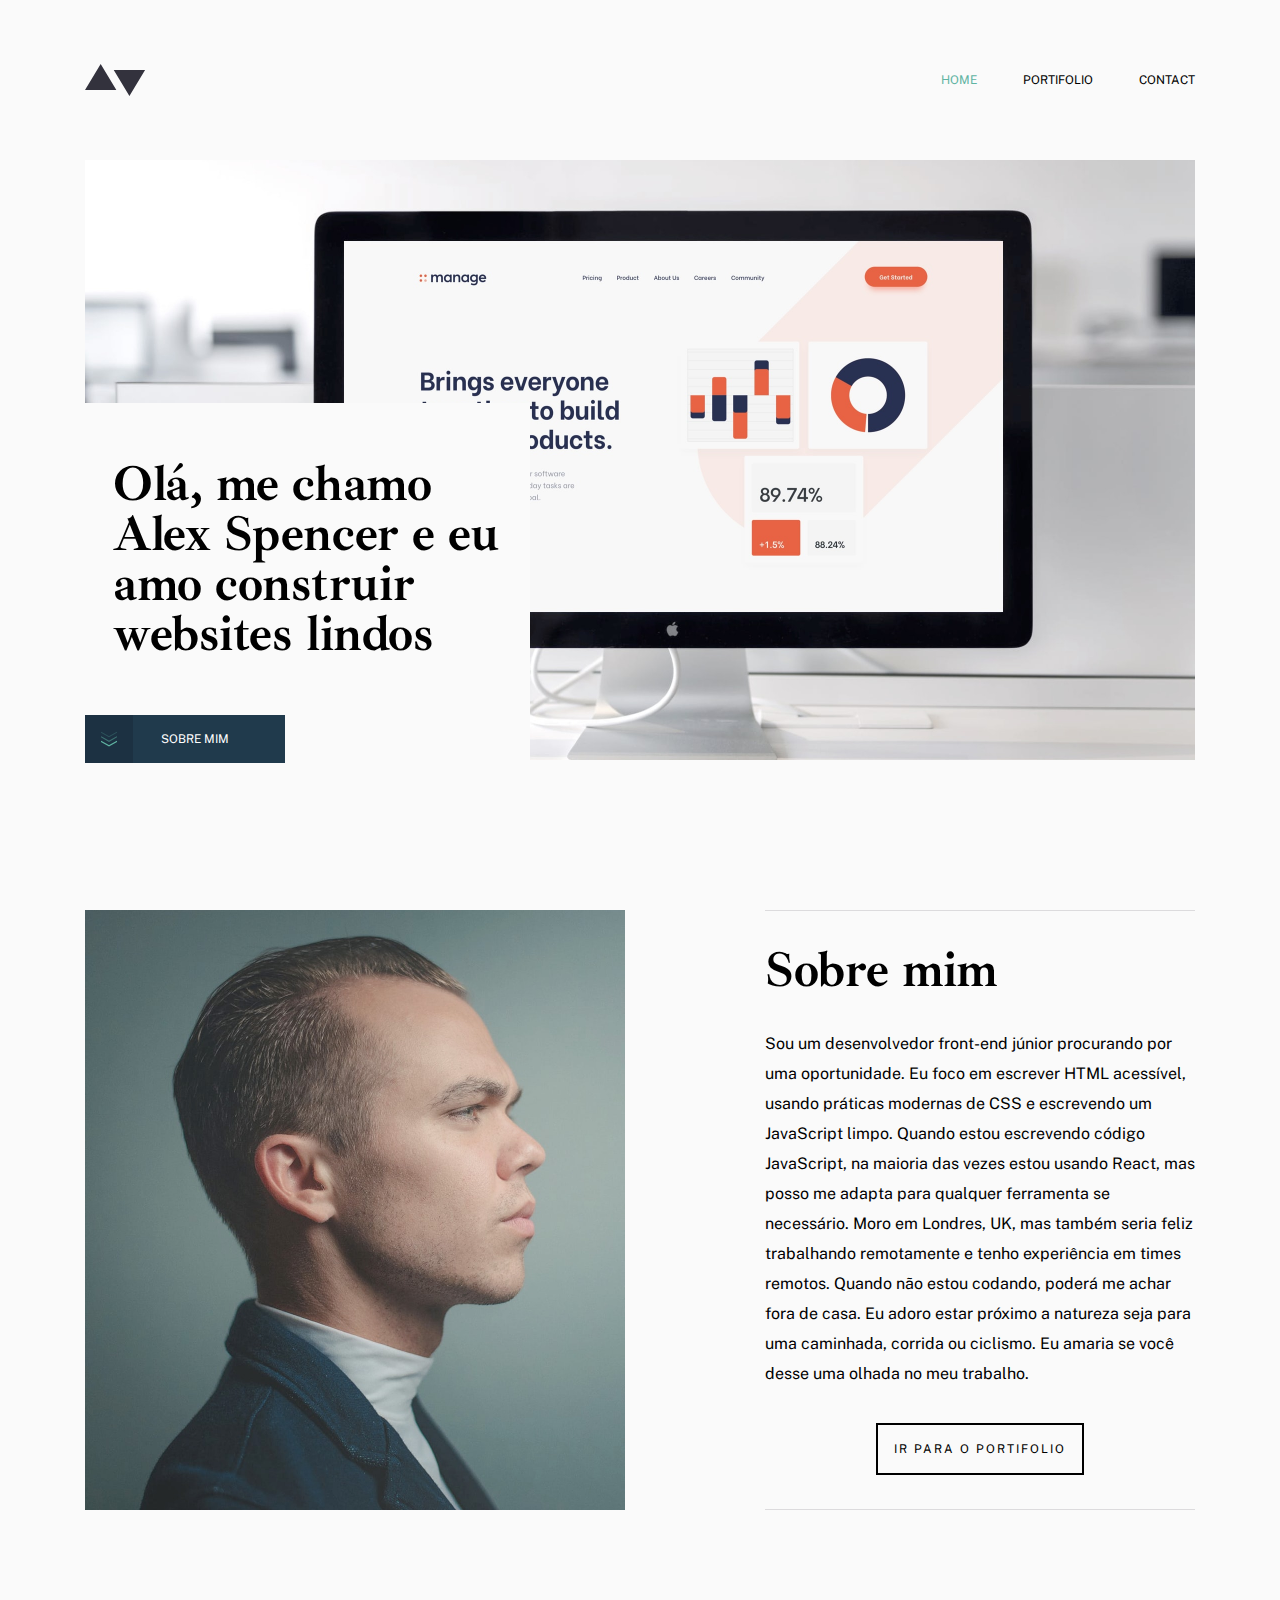
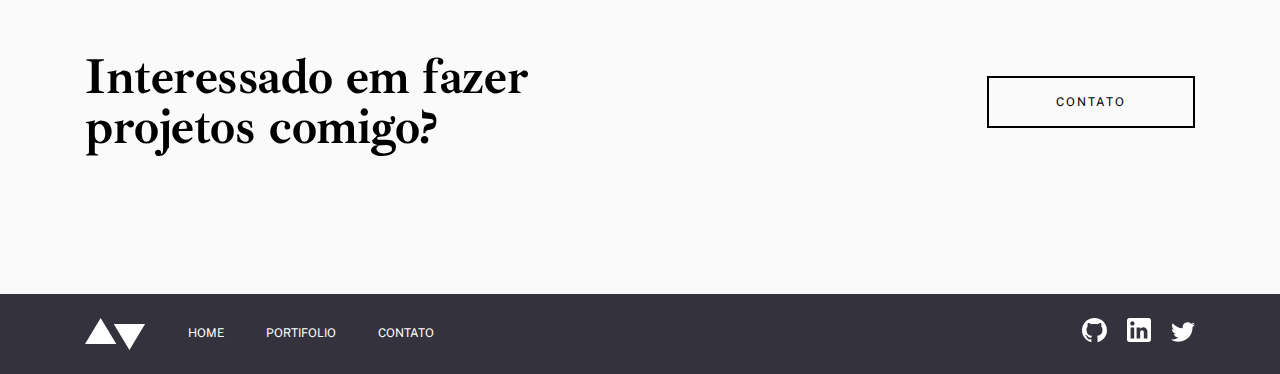
<file: index.html>
<!DOCTYPE html>
<html lang="en">

<head>
   <link rel="preconnect" href="https://fonts.googleapis.com">
   <link rel="preconnect" href="https://fonts.gstatic.com" crossorigin>
   <link href="https://fonts.googleapis.com/css2?family=Ibarra+Real+Nova:wght@400;700&family=Public+Sans&display=swap"
      rel="stylesheet">

   <meta charset="UTF-8">
   <meta http-equiv="X-UA-Compatible" content="IE=edge">
   <meta name="viewport" content="width=device-width, initial-scale=1.0">
   <title>Home</title>

   <link rel="stylesheet" href="css/global.css">
   <link rel="stylesheet" href="css/styles.css">

</head>

<body>
   <header id="header">
      <nav>
         <a class="logo-header" href="#footer"><img src="./assets/logo-dark.svg" alt="logo dark"></a>
         <div>
            <a class="anchor-header anchor-active" href="#">home</a>
            <a class="anchor-header" href="./pages/portifolio/index.html">portifolio</a>
            <a class="anchor-header" href="./pages/contact/index.html">contact</a>
         </div>
      </nav>
   </header>

   <main>
      <div class="hero">
         <img src="./assets/home/image-homepage-hero.jpg" alt="image hero homepage">
         <div class="introduce-me">
            <h1>Olá, me chamo Alex Spencer e eu amo construir websites lindos</h1>
            <a class="btn-about-me" href="#about-me">
               <div class="container-arrows">
                  <img src="./assets/icons/down-arrows.svg" alt="arrows">
               </div>
               <div class="container-txt">sobre mim</div>
            </a>
         </div>
      </div>

      <div class="about-me" id="about-me">
         <img class="img-profile" src="./assets/home/image-homepage-profile.jpg" alt="image profile">
         <div class="container-txt">
            <div class="line"></div>
            <h1>Sobre mim</h1>
            <p>Sou um desenvolvedor front-end júnior procurando por uma oportunidade. Eu foco em escrever HTML
               acessível, usando práticas modernas de CSS e escrevendo um JavaScript limpo. Quando estou escrevendo
               código JavaScript, na maioria das vezes estou usando React, mas posso me adapta para qualquer ferramenta
               se necessário. Moro em Londres, UK, mas também seria feliz trabalhando remotamente e tenho experiência em
               times remotos. Quando não estou codando, poderá me achar fora de casa. Eu adoro estar próximo a natureza
               seja para uma caminhada, corrida ou ciclismo. Eu amaria se você desse uma olhada no meu trabalho.
            </p>
            <a href="./pages/portifolio/index.html">
               <button>ir para o portifolio</button>
            </a>
            <div class="line"></div>
         </div>
      </div>
      <div class="for-contact">
         <div>
            <h1>Interessado em fazer projetos comigo?</h1>
         </div>
         <a href="./pages/contact/index.html ">
            <button>contato</button>
         </a>
      </div>
   </main>

   <footer id="footer">
      <nav>
         <div class="container-anchors-footer">
            <a href="#">
               <img src="./assets/logo-light.svg" alt="logo footer light">
            </a>
            <a class="anchor-footer" href="#">home</a>
            <a class="anchor-footer" href="./pages/portifolio/index.html">portifolio</a>
            <a class="anchor-footer" href="./pages/contact/index.html">contato</a>
         </div>
         <div>
            <img class="anchor-social-footer" src="./assets/icons/github-light.svg" alt="logo github light">
            <img class="anchor-social-footer" src="./assets/icons/linkedin-light.svg" alt="logo linkedin light">
            <img class="anchor-social-footer" src="./assets/icons/twitter-light.svg" alt="logo twitter light">
         </div>
      </nav>
   </footer>

</body>

</html>
</file>
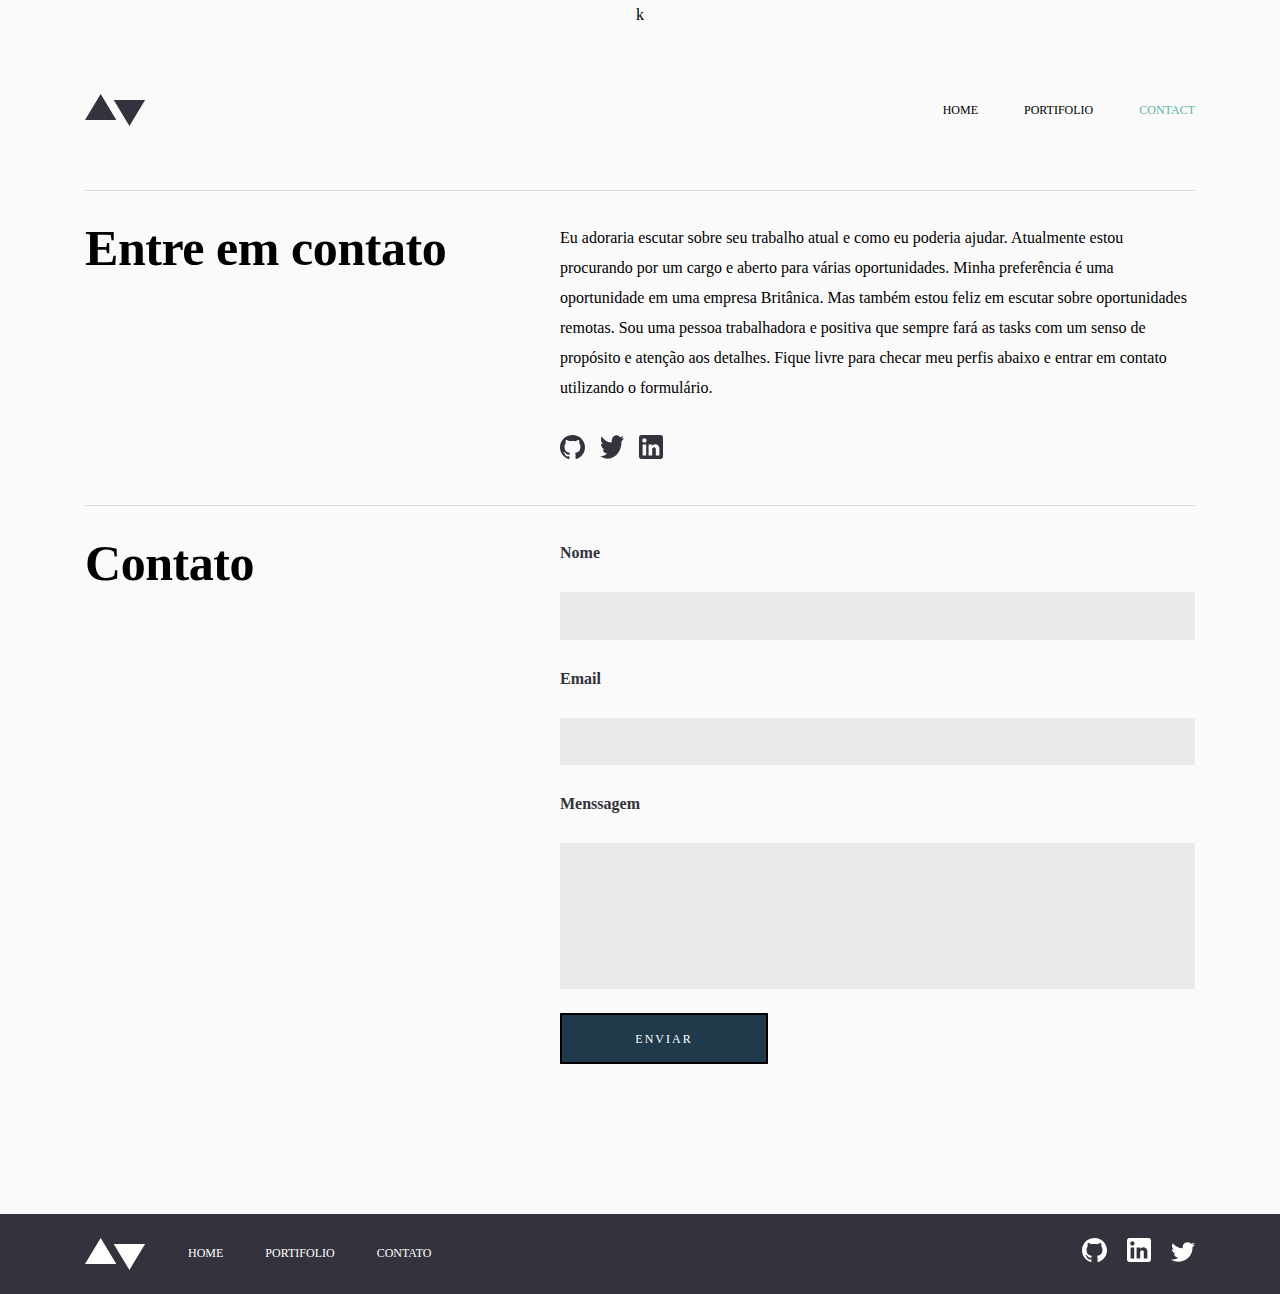
<file: pages/contact/index.html>
<!DOCTYPE html>
<html lang="en">

<head>
   <meta charset="UTF-8">
   <meta http-equiv="X-UA-Compatible" content="IE=edge">
   <meta name="viewport" content="width=device-width, initial-scale=1.0">
   <title>Contact</title>

   <link rel="stylesheet" href="../../css/global.css">
   <link rel="stylesheet" href="styles.css">k
</head>

<body>
   <header id="header">
      <nav>
         <a class="logo-header" href="#footer"><img src="../../assets/logo-dark.svg" alt="logo dark"></a>
         <div>
            <a class="anchor-header" href="../../index.html">home</a>
            <a class="anchor-header" href="../portifolio/index.html">portifolio</a>
            <a class="anchor-header anchor-active" href="#">contact</a>
         </div>
      </nav>
   </header>

   <main>
      <div class="line"></div>
      <div class="contact-intro">

         <h1>Entre em contato</h1>
         <div class="container-txt">
            <p>
               Eu adoraria escutar sobre seu trabalho atual e como eu poderia ajudar. Atualmente estou procurando por um
               cargo e aberto para várias oportunidades. Minha preferência é uma oportunidade em uma empresa Britânica.
               Mas também estou feliz em escutar sobre oportunidades remotas. Sou uma pessoa trabalhadora e positiva que
               sempre fará as tasks com um senso de propósito e atenção aos detalhes. Fique livre para checar meu perfis
               abaixo e entrar em contato utilizando o formulário.
            </p>

            <div class="container-social-medias">
               <img src="../../assets/icons/github-dark.svg" alt="logo github">
               <img src="../../assets/icons/twitter-dark.svg" alt="logo github">
               <img src="../../assets/icons/linkedin-dark.svg" alt="logo github">
            </div>
         </div>
      </div>
      <div class="line"></div>

      <div class="container-to-contact">
         <h1>Contato</h1>

         <div class="container-inputs">
            <label for="name">Nome</label>
            <input type="text" id="name">

            <label for="email">Email</label>
            <input type="email" id="email">

            <label for="text">Menssagem</label>
            <input type="text" id="text" class="input-menssage">
            <button class="btn-input">enviar</button>

         </div>

      </div>
   </main>

   <footer id="footer">
      <nav>
         <div class="container-anchors-footer">
            <a href="#">
               <img src="../../assets/logo-light.svg" alt="logo footer light">
            </a>
            <a class="anchor-footer" href="../../index.html">home</a>
            <a class="anchor-footer" href="../portifolio/index.html">portifolio</a>
            <a class="anchor-footer" href="#">contato</a>
         </div>
         <div>
            <img class="anchor-social-footer" src="../../assets/icons/github-light.svg" alt="logo github light">
            <img class="anchor-social-footer" src="../../assets/icons/linkedin-light.svg" alt="logo linkedin light">
            <img class="anchor-social-footer" src="../../assets/icons/twitter-light.svg" alt="logo twitter light">
         </div>
      </nav>
   </footer>
</body>

</html>
</file>
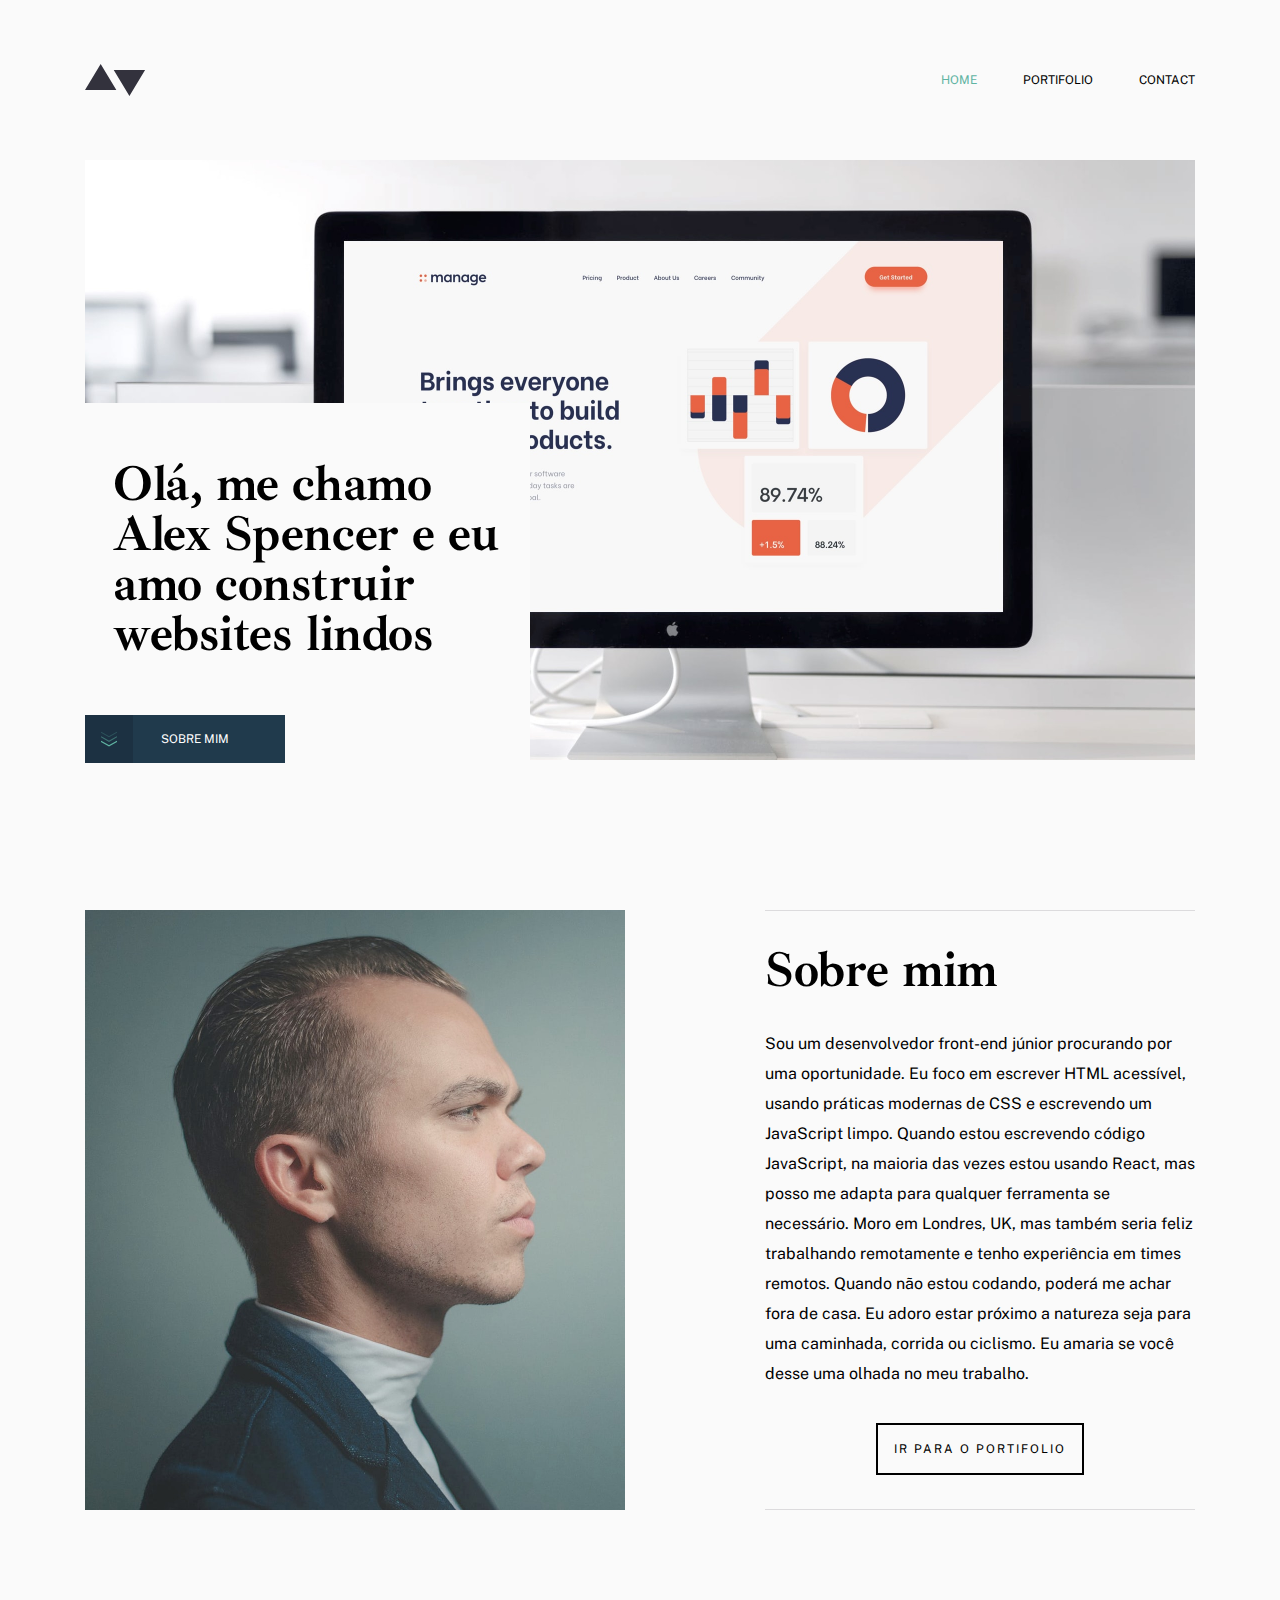
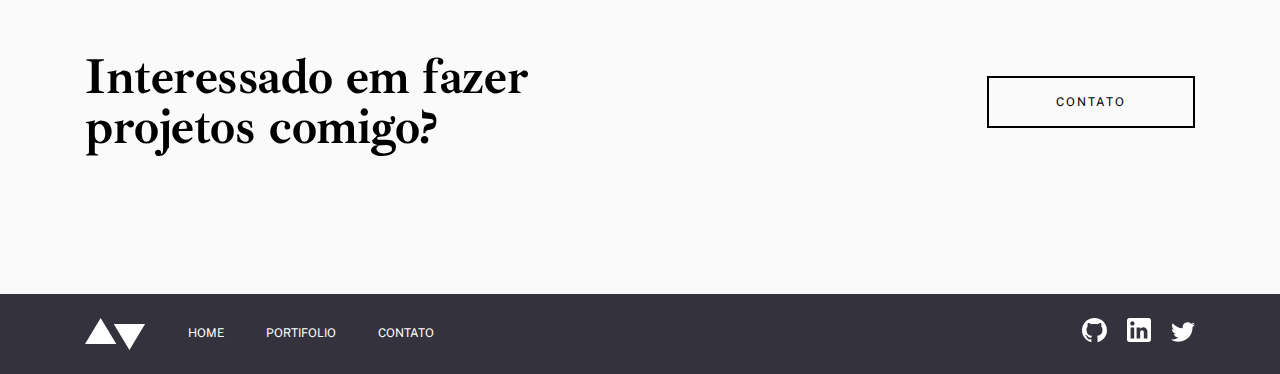
<file: pages/home/index.html>
<!DOCTYPE html>
<html lang="en">

<head>
   <link rel="preconnect" href="https://fonts.googleapis.com">
   <link rel="preconnect" href="https://fonts.gstatic.com" crossorigin>
   <link href="https://fonts.googleapis.com/css2?family=Ibarra+Real+Nova:wght@400;700&family=Public+Sans&display=swap"
      rel="stylesheet">

   <meta charset="UTF-8">
   <meta http-equiv="X-UA-Compatible" content="IE=edge">
   <meta name="viewport" content="width=device-width, initial-scale=1.0">
   <title>Home</title>

   <link rel="stylesheet" href="../../css/global.css">
   <link rel="stylesheet" href="./styles.css">

</head>

<body>
   <header id="header">
      <nav>
         <a class="logo-header" href="#footer"><img src="../../assets/logo-dark.svg" alt="logo dark"></a>
         <div>
            <a class="anchor-header anchor-active" href="#">home</a>
            <a class="anchor-header" href="../portifolio/index.html">portifolio</a>
            <a class="anchor-header" href="../contact/index.html">contact</a>
         </div>
      </nav>
   </header>

   <main>
      <div class="hero">
         <img src="../../assets/home/image-homepage-hero.jpg" alt="image hero homepage">
         <div class="introduce-me">
            <h1>Olá, me chamo Alex Spencer e eu amo construir websites lindos</h1>
            <a class="btn-about-me" href="#about-me">
               <div class="container-arrows">
                  <img src="../../assets/icons/down-arrows.svg" alt="arrows">
               </div>
               <div class="container-txt">sobre mim</div>
            </a>
         </div>
      </div>

      <div class="about-me" id="about-me">
         <img class="img-profile" src="../../assets/home/image-homepage-profile.jpg" alt="image profile">
         <div class="container-txt">
            <div class="line"></div>
            <h1>Sobre mim</h1>
            <p>Sou um desenvolvedor front-end júnior procurando por uma oportunidade. Eu foco em escrever HTML
               acessível, usando práticas modernas de CSS e escrevendo um JavaScript limpo. Quando estou escrevendo
               código JavaScript, na maioria das vezes estou usando React, mas posso me adapta para qualquer ferramenta
               se necessário. Moro em Londres, UK, mas também seria feliz trabalhando remotamente e tenho experiência em
               times remotos. Quando não estou codando, poderá me achar fora de casa. Eu adoro estar próximo a natureza
               seja para uma caminhada, corrida ou ciclismo. Eu amaria se você desse uma olhada no meu trabalho.
            </p>
            <button>ir para o portifolio</button>
            <div class="line"></div>
         </div>
      </div>
      <div class="for-contact">
         <div>
            <h1>Interessado em fazer projetos comigo?</h1>
         </div>
         <button>contato</button>
      </div>
   </main>

   <footer id="footer">
      <nav>
         <div class="container-anchors-footer">
            <a href="#">
               <img src="../../assets/logo-light.svg" alt="logo footer light">
            </a>
            <a class="anchor-footer" href="">home</a>
            <a class="anchor-footer" href="../portifolio/index.html">portifolio</a>
            <a class="anchor-footer" href="">contato</a>
         </div>
         <div>
            <img class="anchor-social-footer" src="../../assets/icons/github-light.svg" alt="logo github light">
            <img class="anchor-social-footer" src="../../assets/icons/linkedin-light.svg" alt="logo linkedin light">
            <img class="anchor-social-footer" src="../../assets/icons/twitter-light.svg" alt="logo twitter light">
         </div>
      </nav>
   </footer>

</body>

</html>
</file>
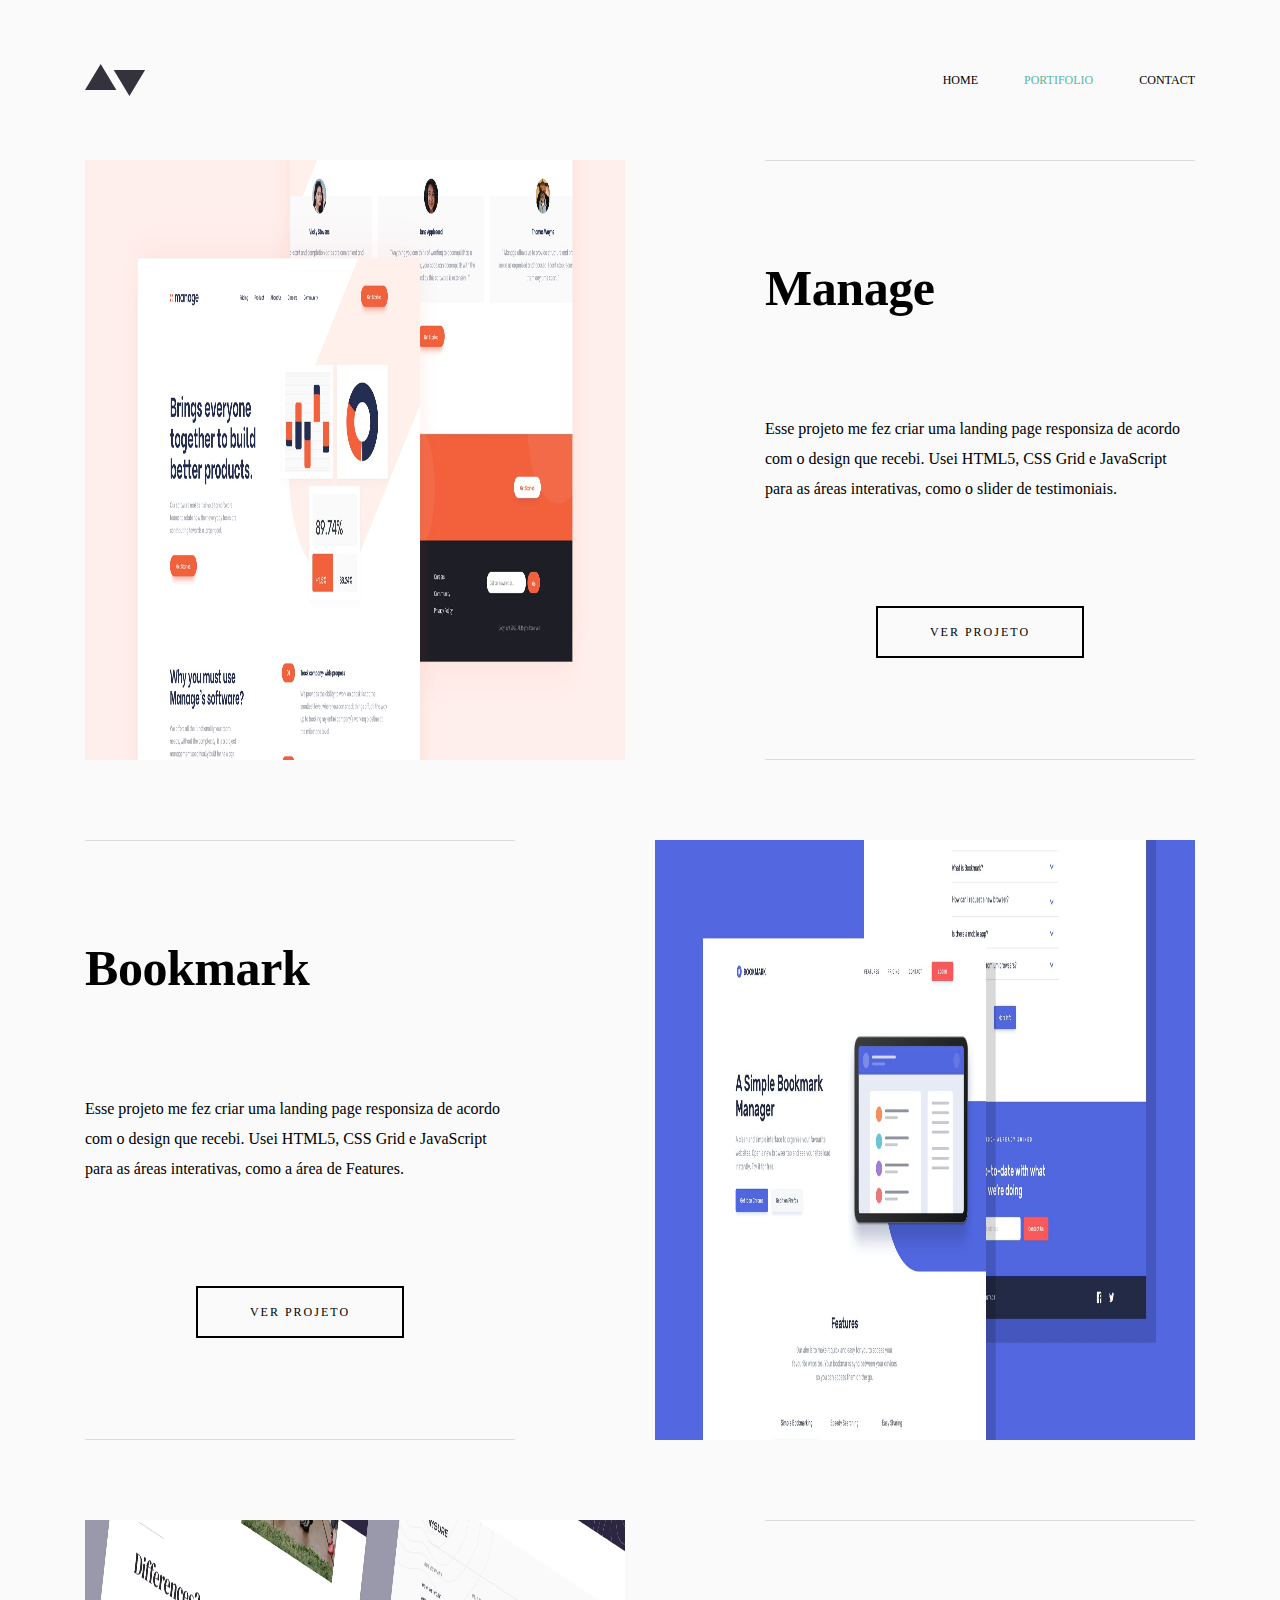
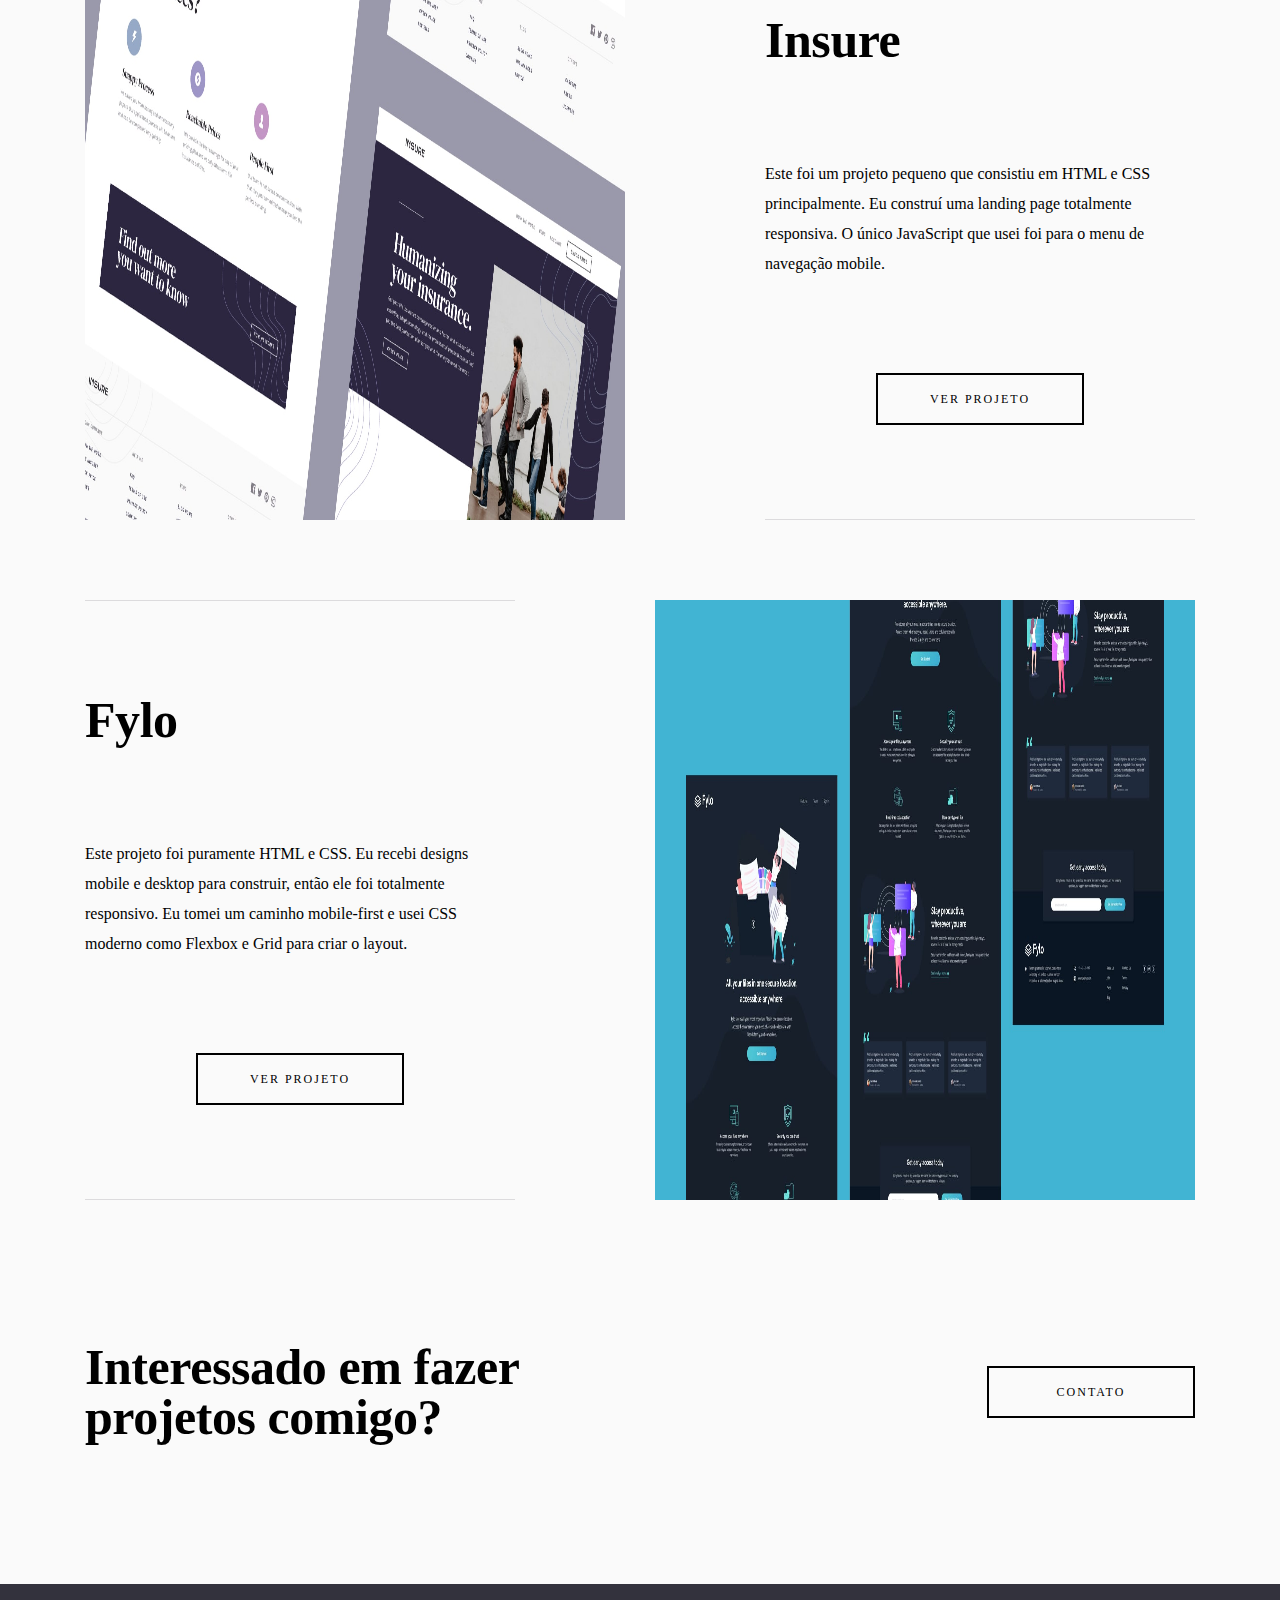
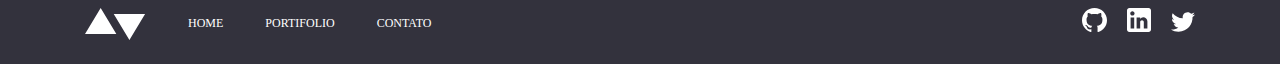
<file: pages/portifolio/index.html>
<!DOCTYPE html>
<html lang="en">

<head>
   <meta charset="UTF-8">
   <meta http-equiv="X-UA-Compatible" content="IE=edge">
   <meta name="viewport" content="width=device-width, initial-scale=1.0">
   <title>Portifolio</title>

   <link rel="stylesheet" href="../../css/global.css">
   <link rel="stylesheet" href="./styles.css">
</head>

<body>
   <header id="header">
      <nav>
         <a class="logo-header" href="#footer"><img src="../../assets/logo-dark.svg" alt="logo dark"></a>
         <div>
            <a class="anchor-header " href="../../index.html">home</a>
            <a class="anchor-header anchor-active" href="../portifolio/index.html">portifolio</a>
            <a class="anchor-header" href="../contact/index.html">contact</a>
         </div>
      </nav>
   </header>
   <main>
      <div class="cards">
         <img class="img-profile" src="../../assets/portfolio/manage/image-manage-hero.jpg" alt="image hero project">
         <div class="container-txt">
            <div class="line"></div>
            <h1>Manage</h1>
            <p>Esse projeto me fez criar uma landing page responsiza de acordo com o design que recebi. Usei HTML5, CSS
               Grid e JavaScript para as áreas interativas, como o slider de testimoniais.
            </p>
            <a href="./projects/manage/index.html">
               <button>ver projeto</button>
            </a>
            <div class="line"></div>
         </div>
      </div>

      <div class="cards">
         <div class="container-txt">
            <div class="line"></div>
            <h1>Bookmark</h1>
            <p>Esse projeto me fez criar uma landing page responsiza de acordo com o design que recebi. Usei HTML5, CSS
               Grid e JavaScript para as áreas interativas, como a área de Features.
            </p>
            <a href="./projects/bookmark/index.html">
               <button>ver projeto</button>
            </a>
            <div class="line"></div>
         </div>
         <img class="img-profile" src="../../assets/portfolio/bookmark/image-bookmark-hero.jpg"
            alt="image hero project">
      </div>
      <div class="cards">
         <img class="img-profile" src="../../assets/portfolio/insure/image-insure-hero.jpg" alt="image hero project">
         <div class="container-txt">
            <div class="line"></div>
            <h1>Insure</h1>
            <p>Este foi um projeto pequeno que consistiu em HTML e CSS principalmente. Eu construí uma landing page
               totalmente responsiva. O único JavaScript que usei foi para o menu de navegação mobile.
            </p>
            <a href="./projects/insure/index.html">
               <button>ver projeto</button>
            </a>
            <div class="line"></div>
         </div>
      </div>

      <div class="cards">
         <div class="container-txt">
            <div class="line"></div>
            <h1>Fylo</h1>
            <p>Este projeto foi puramente HTML e CSS. Eu recebi designs mobile e desktop para construir, então ele foi
               totalmente responsivo. Eu tomei um caminho mobile-first e usei CSS moderno como Flexbox e Grid para criar
               o layout.
            </p>
            <a href="./projects/fylo/index.html">
               <button>ver projeto</button>
            </a>
            <div class="line"></div>
         </div>
         <img class="img-profile" src="../../assets/portfolio/fylo/image-fylo-hero.jpg" alt="image hero project">
      </div>

      <div class="for-contact">
         <div>
            <h1>Interessado em fazer projetos comigo?</h1>
         </div>
         <a href="../../../contact/index.html">
            <button>contato</button>
         </a>
      </div>
   </main>
   <footer id="footer">
      <nav>
         <div class="container-anchors-footer">
            <a href="#">
               <img src="../../assets/logo-light.svg" alt="logo footer light">
            </a>
            <a class="anchor-footer" href="../../index.html">home</a>
            <a class="anchor-footer" href="../portifolio/index.html">portifolio</a>
            <a class="anchor-footer" href="../contact/index.html">contato</a>
         </div>
         <div>
            <img class="anchor-social-footer" src="../../assets/icons/github-light.svg" alt="logo github light">
            <img class="anchor-social-footer" src="../../assets/icons/linkedin-light.svg" alt="logo linkedin light">
            <img class="anchor-social-footer" src="../../assets/icons/twitter-light.svg" alt="logo twitter light">
         </div>
      </nav>
   </footer>
</body>

</html>
</file>
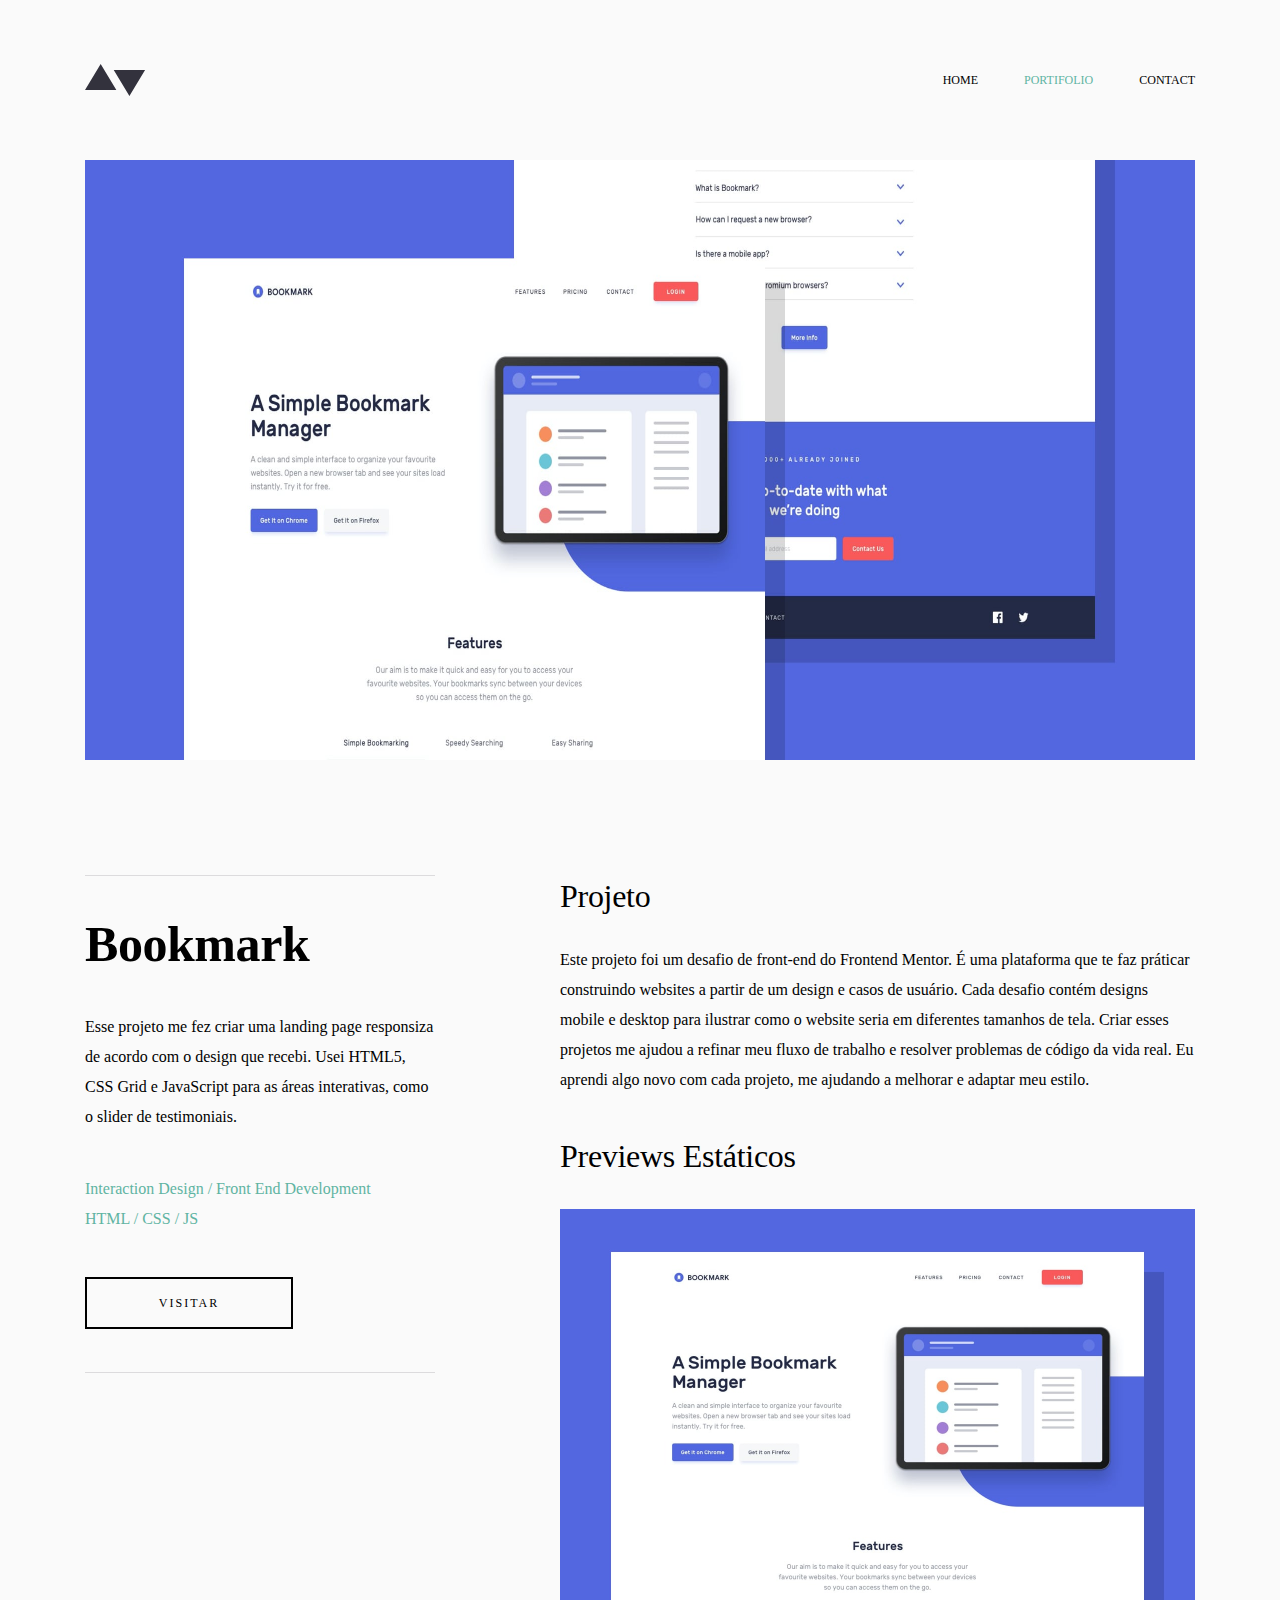
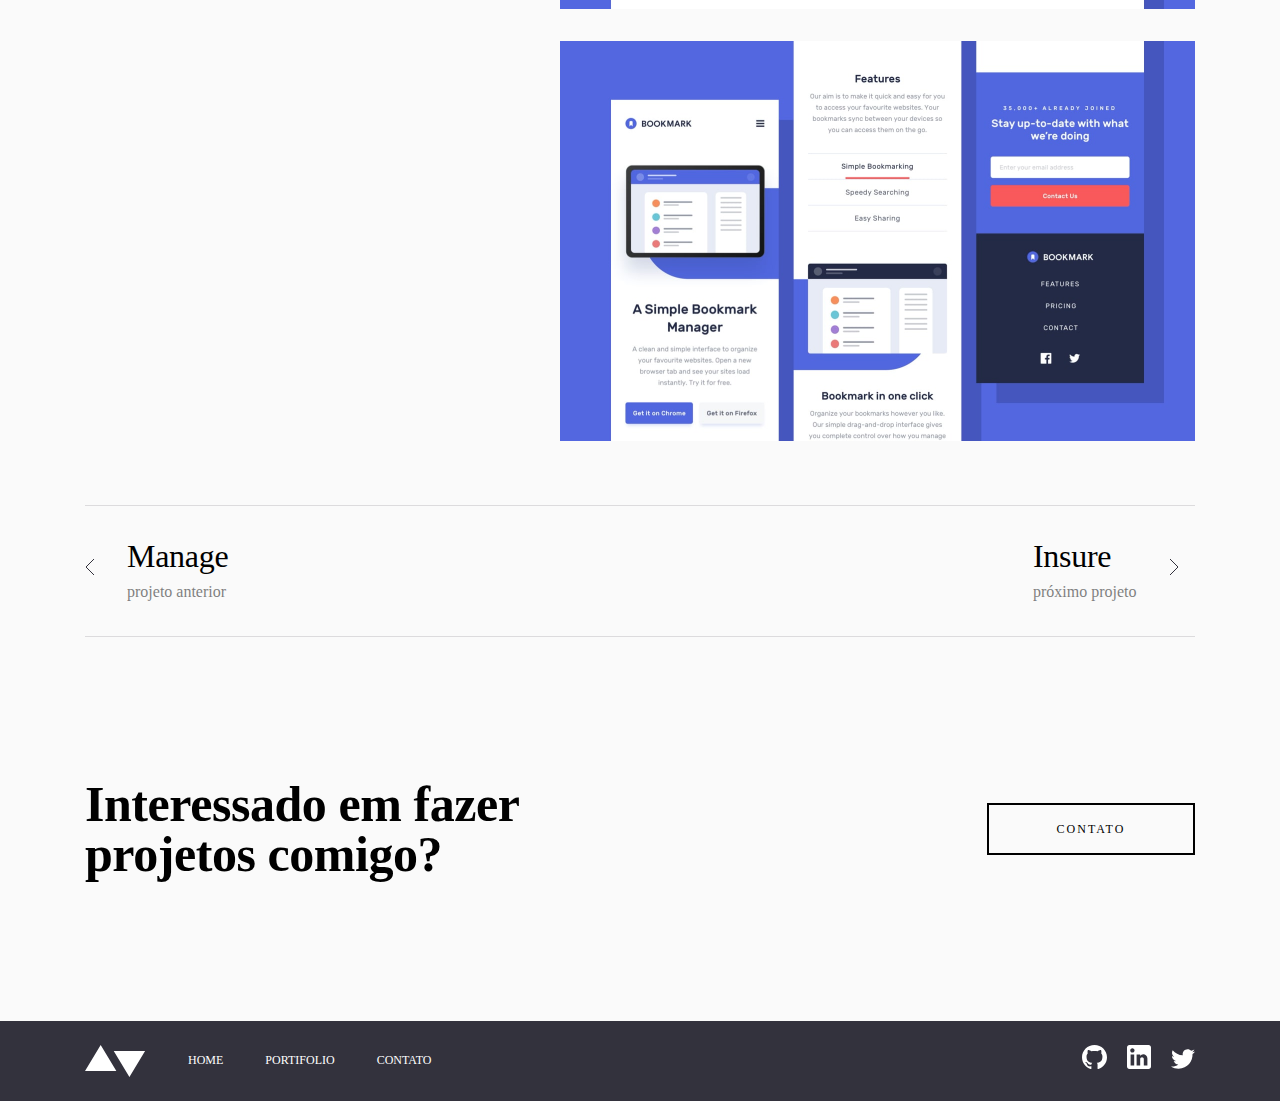
<file: pages/portifolio/projects/bookmark/index.html>
<!DOCTYPE html>
<html lang="en">

<head>
   <meta charset="UTF-8">
   <meta http-equiv="X-UA-Compatible" content="IE=edge">
   <meta name="viewport" content="width=device-width, initial-scale=1.0">
   <title>Bookmark</title>

   <link rel="stylesheet" href="../../../../css/global.css">
   <link rel="stylesheet" href="../../../../css/project-styles.css">

</head>

<body>
   <header id="header">
      <nav>
         <a class="logo-header" href="#footer"><img src="../../../../assets/logo-dark.svg" alt="logo dark"></a>
         <div>
            <a class="anchor-header " href="../../../../index.html">home</a>
            <a class="anchor-header anchor-active" href="../../index.html">portifolio</a>
            <a class="anchor-header" href="../../../contact/index.html">contact</a>
         </div>
      </nav>
   </header>

   <main>
      <div class="hero">
         <img src="../../../../assets/portfolio/bookmark/image-bookmark-hero.jpg" alt="image hero project">
      </div>

      <div class="container-overview">
         <div class="intro-project">
            <div class="line"></div>
            <h1>Bookmark </h1>
            <p>Esse projeto me fez criar uma landing page responsiza de acordo com o design que recebi. Usei HTML5, CSS
               Grid e JavaScript para as áreas interativas, como o slider de testimoniais.</p>

            <div class="intro-txt-green">
               <p>Interaction Design / Front End Development</p>
               <p>HTML / CSS / JS</p>
            </div>
            <button>visitar</button>
            <div class="line"></div>
         </div>

         <div class="previews-project">
            <div class="txt-preview">
               <h2>Projeto</h2>
               <p>Este projeto foi um desafio de front-end do Frontend Mentor. É uma plataforma que te faz práticar
                  construindo websites a partir de um design e casos de usuário. Cada desafio contém designs mobile e
                  desktop para ilustrar como o website seria em diferentes tamanhos de tela. Criar esses projetos me
                  ajudou a refinar meu fluxo de trabalho e resolver problemas de código da vida real. Eu aprendi algo
                  novo com cada projeto, me ajudando a melhorar e adaptar meu estilo.
               </p>
            </div>

            <div class="container-imgs">
               <h2>Previews Estáticos</h2>
               <img src="../../../../assets/portfolio/bookmark/image-bookmark-preview-1.jpg"
                  alt="image preview project">
               <img src="../../../../assets/portfolio/bookmark/image-bookmark-preview-2.jpg"
                  alt="image preview project">
            </div>
         </div>
      </div>

      <div class="nav-projects">
         <div class="line"></div>
         <nav>
            <div class="go-to-project">
               <a href="../manage/index.html"><img src="../../../../assets/icons/arrow-left.svg" alt="arrow right"></a>
               <div>
                  <h2>Manage</h2>
                  <p>projeto anterior</p>
               </div>
            </div>
            <div class="go-to-project">
               <div>
                  <h2>Insure</h2>
                  <p>próximo projeto</p>
               </div>
               <a href="../insure/index.html"><img src="../../../../assets/icons/arrow-right.svg" alt="arrow left"></a>
            </div>
         </nav>
         <div class="line"></div>
      </div>

      <div class="for-contact">
         <div>
            <h1>Interessado em fazer projetos comigo?</h1>
         </div>
         <a href="../../../contact/index.html">
            <button>contato</button>
         </a>
      </div>
   </main>

   <footer id="footer">
      <nav>
         <div class="container-anchors-footer">
            <a href="#">
               <img src="../../../../assets/logo-light.svg" alt="logo footer light">
            </a>
            <a class="anchor-footer" href="../../../../index.html">home</a>
            <a class="anchor-footer" href="../../index.html">portifolio</a>
            <a class="anchor-footer" href="../../../contact/index.html">contato</a>
         </div>
         <div>
            <img class="anchor-social-footer" src="../../../../assets/icons/github-light.svg" alt="logo github light">
            <img class="anchor-social-footer" src="../../../../assets/icons/linkedin-light.svg"
               alt="logo linkedin light">
            <img class="anchor-social-footer" src="../../../../assets/icons/twitter-light.svg" alt="logo twitter light">
         </div>
      </nav>
   </footer>
</body>

</html>
</file>
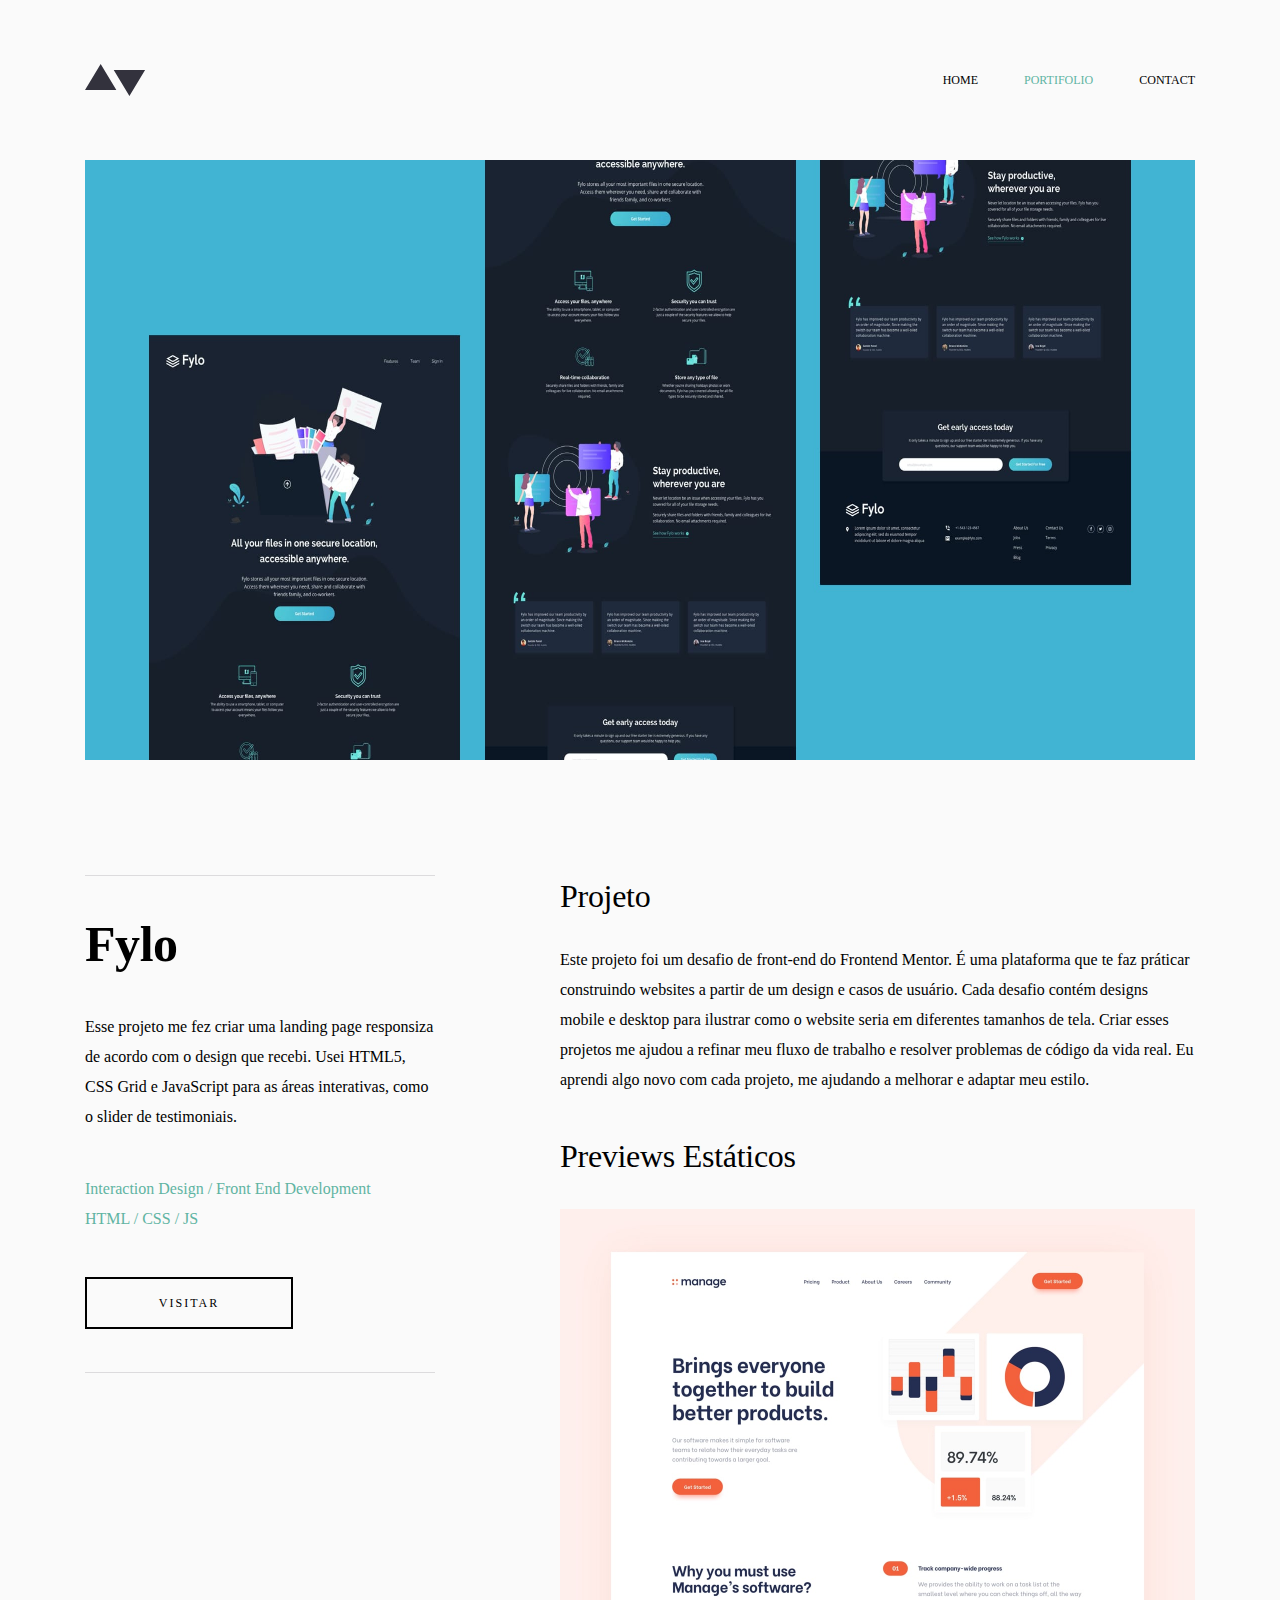
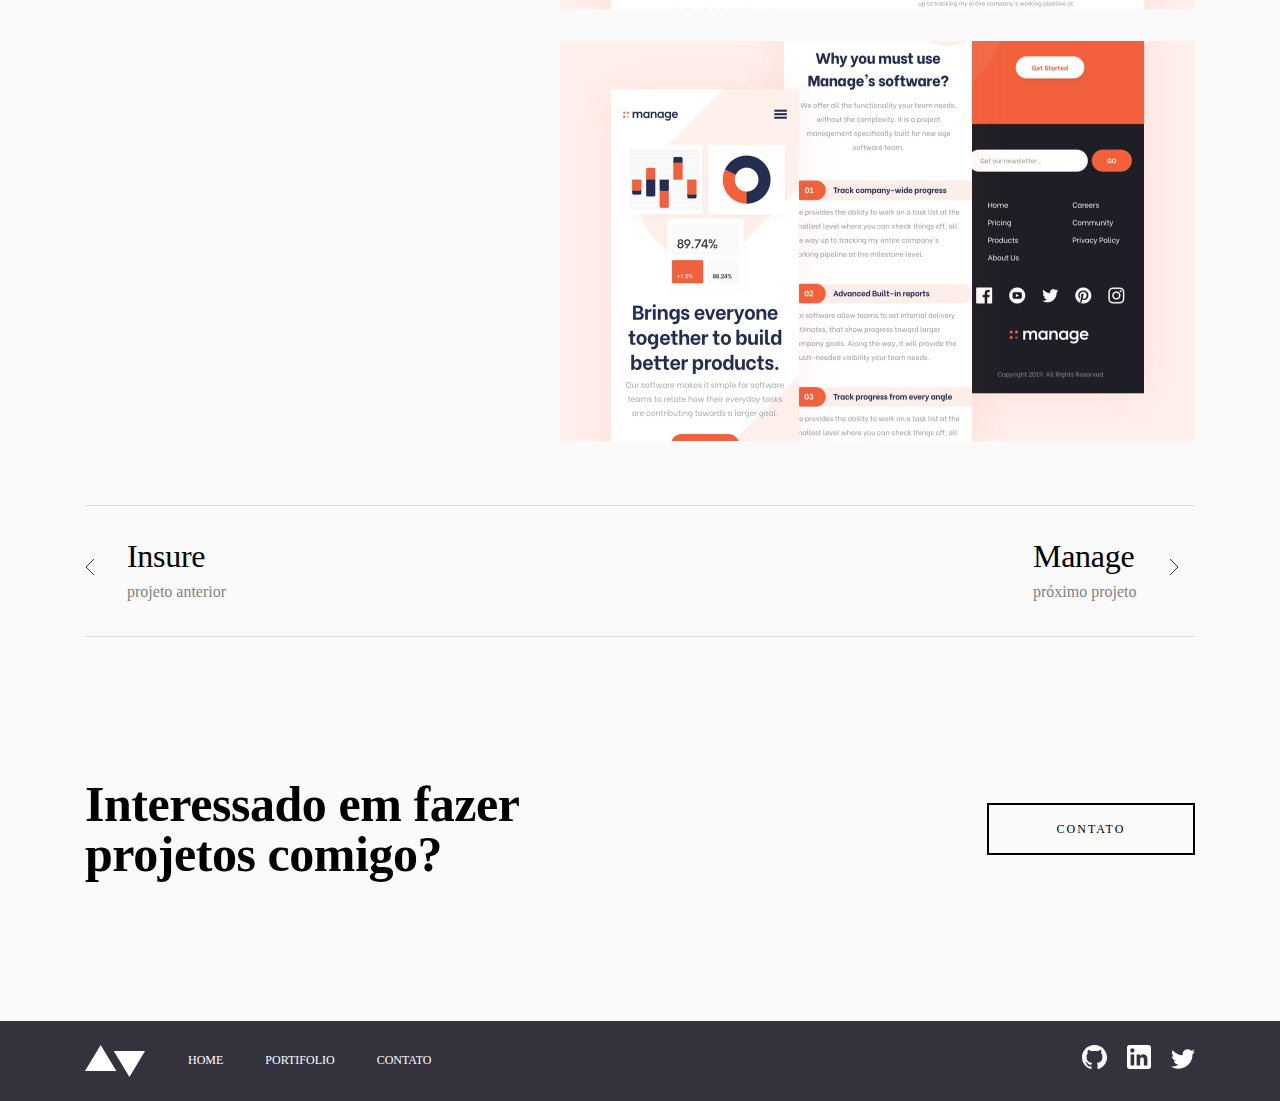
<file: pages/portifolio/projects/fylo/index.html>
<!DOCTYPE html>
<html lang="en">

<head>
   <meta charset="UTF-8">
   <meta http-equiv="X-UA-Compatible" content="IE=edge">
   <meta name="viewport" content="width=device-width, initial-scale=1.0">
   <title>Fylo</title>

   <link rel="stylesheet" href="../../../../css/global.css">
   <link rel="stylesheet" href="../../../../css/project-styles.css">

</head>

<body>
   <header id="header">
      <nav>
         <a class="logo-header" href="#footer"><img src="../../../../assets/logo-dark.svg" alt="logo dark"></a>
         <div>
            <a class="anchor-header " href="../../../../index.html">home</a>
            <a class="anchor-header anchor-active" href="../../index.html">portifolio</a>
            <a class="anchor-header" href="../../../contact/index.html">contact</a>
         </div>
      </nav>
   </header>

   <main>
      <div class="hero">
         <img src="../../../../assets/portfolio/fylo/image-fylo-hero.jpg" alt="image hero project">
      </div>

      <div class="container-overview">
         <div class="intro-project">
            <div class="line"></div>
            <h1>Fylo</h1>
            <p>Esse projeto me fez criar uma landing page responsiza de acordo com o design que recebi. Usei HTML5, CSS
               Grid e JavaScript para as áreas interativas, como o slider de testimoniais.</p>

            <div class="intro-txt-green">
               <p>Interaction Design / Front End Development</p>
               <p>HTML / CSS / JS</p>
            </div>
            <button>visitar</button>
            <div class="line"></div>
         </div>

         <div class="previews-project">
            <div class="txt-preview">
               <h2>Projeto</h2>
               <p>Este projeto foi um desafio de front-end do Frontend Mentor. É uma plataforma que te faz práticar
                  construindo websites a partir de um design e casos de usuário. Cada desafio contém designs mobile e
                  desktop para ilustrar como o website seria em diferentes tamanhos de tela. Criar esses projetos me
                  ajudou a refinar meu fluxo de trabalho e resolver problemas de código da vida real. Eu aprendi algo
                  novo com cada projeto, me ajudando a melhorar e adaptar meu estilo.
               </p>
            </div>

            <div class="container-imgs">
               <h2>Previews Estáticos</h2>
               <img src="../../../../assets/portfolio/manage/image-manage-preview-1.jpg" alt="image preview project">
               <img src="../../../../assets/portfolio/manage/image-manage-preview-2.jpg" alt="image preview project">
            </div>
         </div>
      </div>

      <div class="nav-projects">
         <div class="line"></div>
         <nav>
            <div class="go-to-project">
               <a href="../insure/index.html"><img src="../../../../assets/icons/arrow-left.svg" alt="arrow right"></a>
               <div>
                  <h2>Insure</h2>
                  <p>projeto anterior</p>
               </div>
            </div>
            <div class="go-to-project">
               <div>
                  <h2>Manage</h2>
                  <p>próximo projeto</p>
               </div>
               <a href="../manage/index.html"><img src="../../../../assets/icons/arrow-right.svg" alt="arrow left"></a>
            </div>
         </nav>
         <div class="line"></div>
      </div>

      <div class="for-contact">
         <div>
            <h1>Interessado em fazer projetos comigo?</h1>
         </div>
         <a href="../../../contact/index.html">
            <button>contato</button>
         </a>
      </div>
   </main>

   <footer id="footer">
      <nav>
         <div class="container-anchors-footer">
            <a href="#">
               <img src="../../../../assets/logo-light.svg" alt="logo footer light">
            </a>
            <a class="anchor-footer" href="../../../../index.html">home</a>
            <a class="anchor-footer" href="../../index.html">portifolio</a>
            <a class="anchor-footer" href="../../../contact/index.html">contato</a>
         </div>
         <div>
            <img class="anchor-social-footer" src="../../../../assets/icons/github-light.svg" alt="logo github light">
            <img class="anchor-social-footer" src="../../../../assets/icons/linkedin-light.svg"
               alt="logo linkedin light">
            <img class="anchor-social-footer" src="../../../../assets/icons/twitter-light.svg" alt="logo twitter light">
         </div>
      </nav>
   </footer>
</body>

</html>
</file>
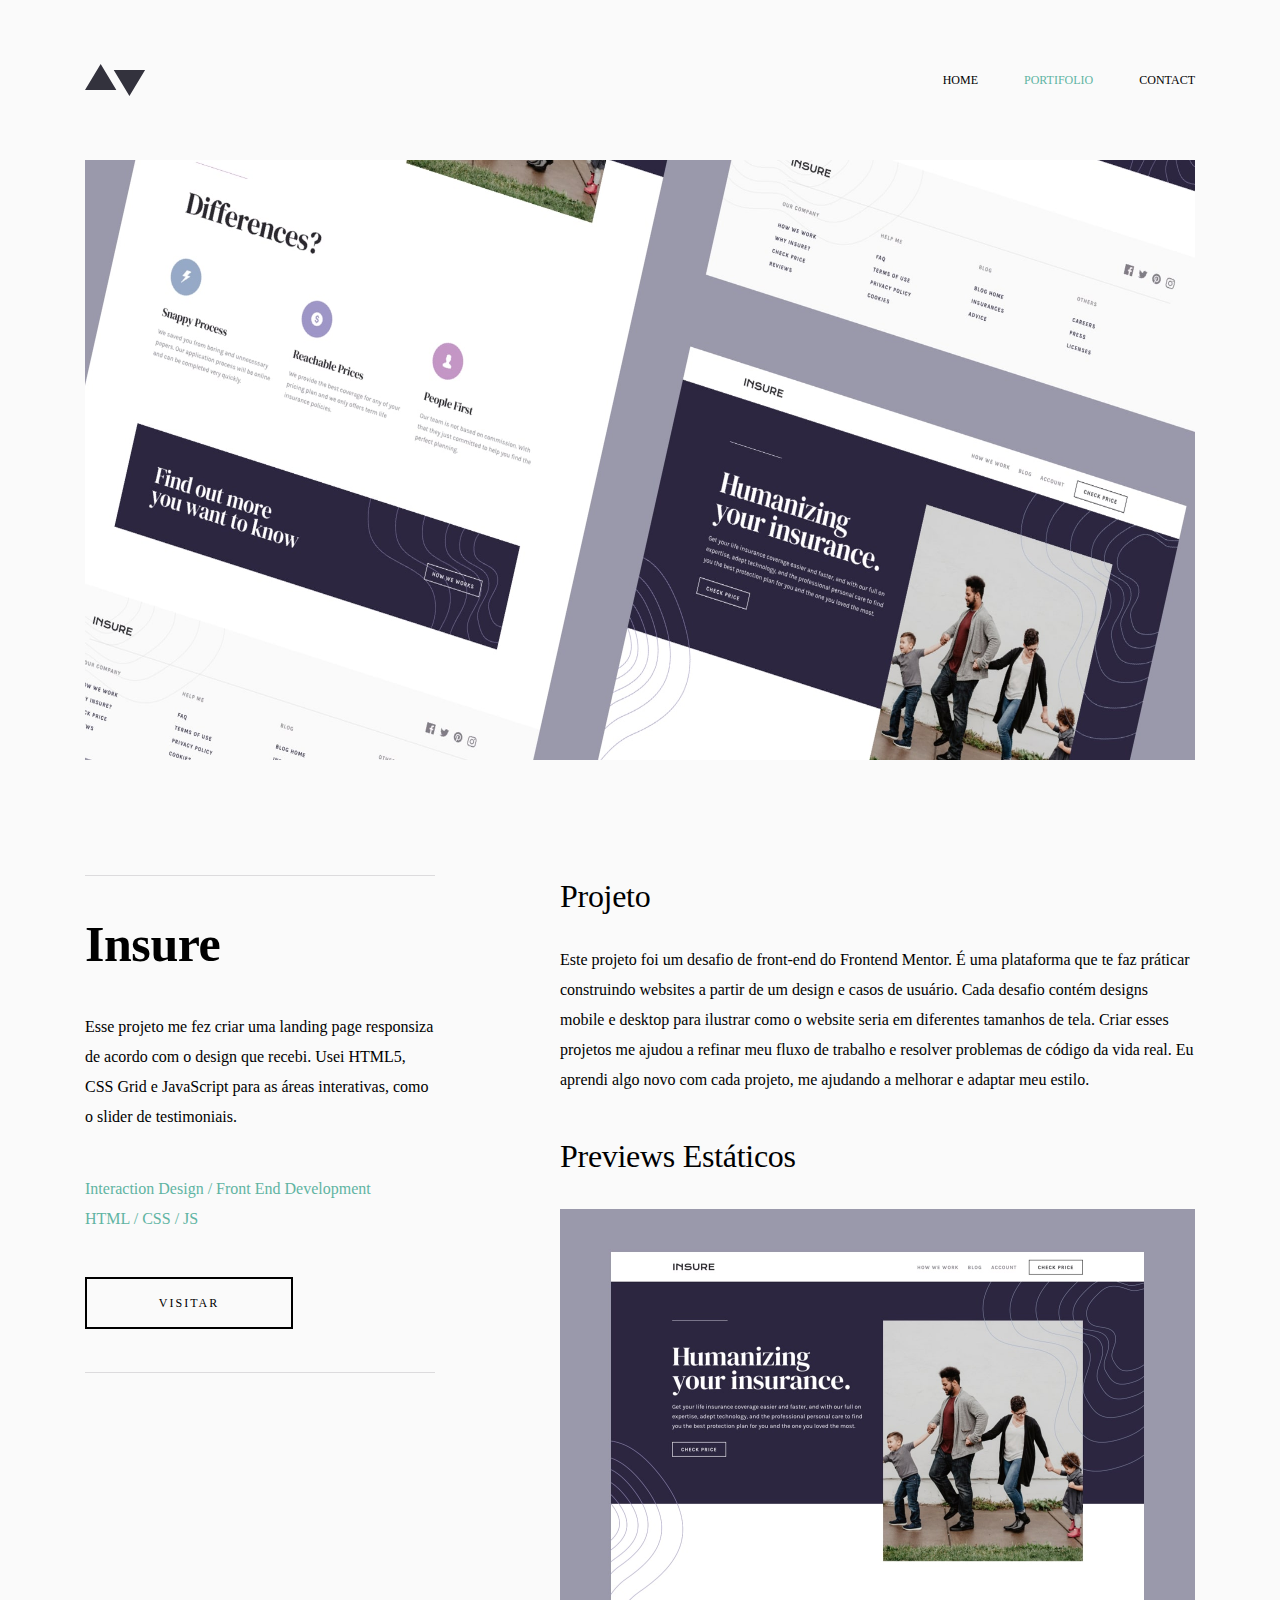
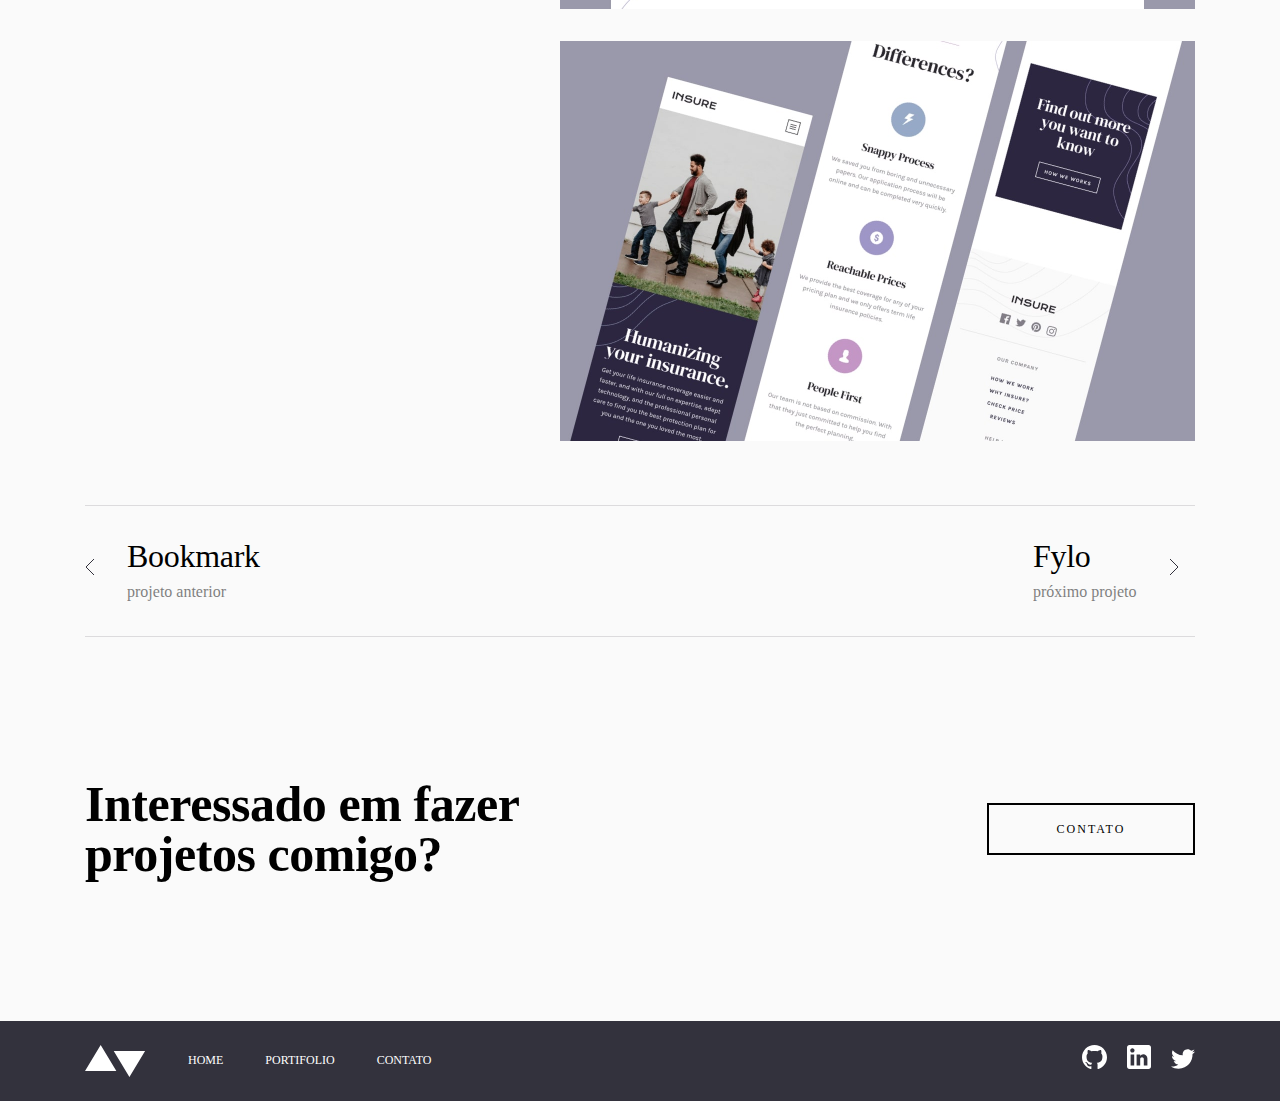
<file: pages/portifolio/projects/insure/index.html>
<!DOCTYPE html>
<html lang="en">

<head>
   <meta charset="UTF-8">
   <meta http-equiv="X-UA-Compatible" content="IE=edge">
   <meta name="viewport" content="width=device-width, initial-scale=1.0">
   <title>Insure</title>

   <link rel="stylesheet" href="../../../../css/global.css">
   <link rel="stylesheet" href="../../../../css/project-styles.css">

</head>

<body>
   <header id="header">
      <nav>
         <a class="logo-header" href="#footer"><img src="../../../../assets/logo-dark.svg" alt="logo dark"></a>
         <div>
            <a class="anchor-header " href="../../../../index.html">home</a>
            <a class="anchor-header anchor-active" href="../../index.html">portifolio</a>
            <a class="anchor-header" href="../../../contact/index.html">contact</a>
         </div>
      </nav>
   </header>

   <main>
      <div class="hero">
         <img src="../../../../assets/portfolio/insure/image-insure-hero.jpg" alt="image hero project">
      </div>

      <div class="container-overview">
         <div class="intro-project">
            <div class="line"></div>
            <h1>Insure</h1>
            <p>Esse projeto me fez criar uma landing page responsiza de acordo com o design que recebi. Usei HTML5, CSS
               Grid e JavaScript para as áreas interativas, como o slider de testimoniais.</p>

            <div class="intro-txt-green">
               <p>Interaction Design / Front End Development</p>
               <p>HTML / CSS / JS</p>
            </div>
            <button>visitar</button>
            <div class="line"></div>
         </div>

         <div class="previews-project">
            <div class="txt-preview">
               <h2>Projeto</h2>
               <p>Este projeto foi um desafio de front-end do Frontend Mentor. É uma plataforma que te faz práticar
                  construindo websites a partir de um design e casos de usuário. Cada desafio contém designs mobile e
                  desktop para ilustrar como o website seria em diferentes tamanhos de tela. Criar esses projetos me
                  ajudou a refinar meu fluxo de trabalho e resolver problemas de código da vida real. Eu aprendi algo
                  novo com cada projeto, me ajudando a melhorar e adaptar meu estilo.
               </p>
            </div>

            <div class="container-imgs">
               <h2>Previews Estáticos</h2>
               <img src="../../../../assets/portfolio/insure/image-insure-preview-1.jpg" alt="image preview project">
               <img src="../../../../assets/portfolio/insure/image-insure-preview-2.jpg" alt="image preview project">
            </div>
         </div>
      </div>

      <div class="nav-projects">
         <div class="line"></div>
         <nav>
            <div class="go-to-project">
               <a href="../bookmark/index.html"><img src="../../../../assets/icons/arrow-left.svg"
                     alt="arrow right"></a>
               <div>
                  <h2>Bookmark</h2>
                  <p>projeto anterior</p>
               </div>
            </div>
            <div class="go-to-project">
               <div>
                  <h2>Fylo</h2>
                  <p>próximo projeto</p>
               </div>
               <a href="../fylo/index.html"><img src="../../../../assets/icons/arrow-right.svg" alt="arrow left"></a>
            </div>
         </nav>
         <div class="line"></div>
      </div>

      <div class="for-contact">
         <div>
            <h1>Interessado em fazer projetos comigo?</h1>
         </div>
         <a href="../../../contact/index.html">
            <button>contato</button>
         </a>
      </div>
   </main>

   <footer id="footer">
      <nav>
         <div class="container-anchors-footer">
            <a href="#">
               <img src="../../../../assets/logo-light.svg" alt="logo footer light">
            </a>
            <a class="anchor-footer" href="../../../../index.html">home</a>
            <a class="anchor-footer" href="../../index.html">portifolio</a>
            <a class="anchor-footer" href="../../../contact/index.html">contato</a>
         </div>
         <div>
            <img class="anchor-social-footer" src="../../../../assets/icons/github-light.svg" alt="logo github light">
            <img class="anchor-social-footer" src="../../../../assets/icons/linkedin-light.svg"
               alt="logo linkedin light">
            <img class="anchor-social-footer" src="../../../../assets/icons/twitter-light.svg" alt="logo twitter light">
         </div>
      </nav>
   </footer>
</body>

</html>
</file>
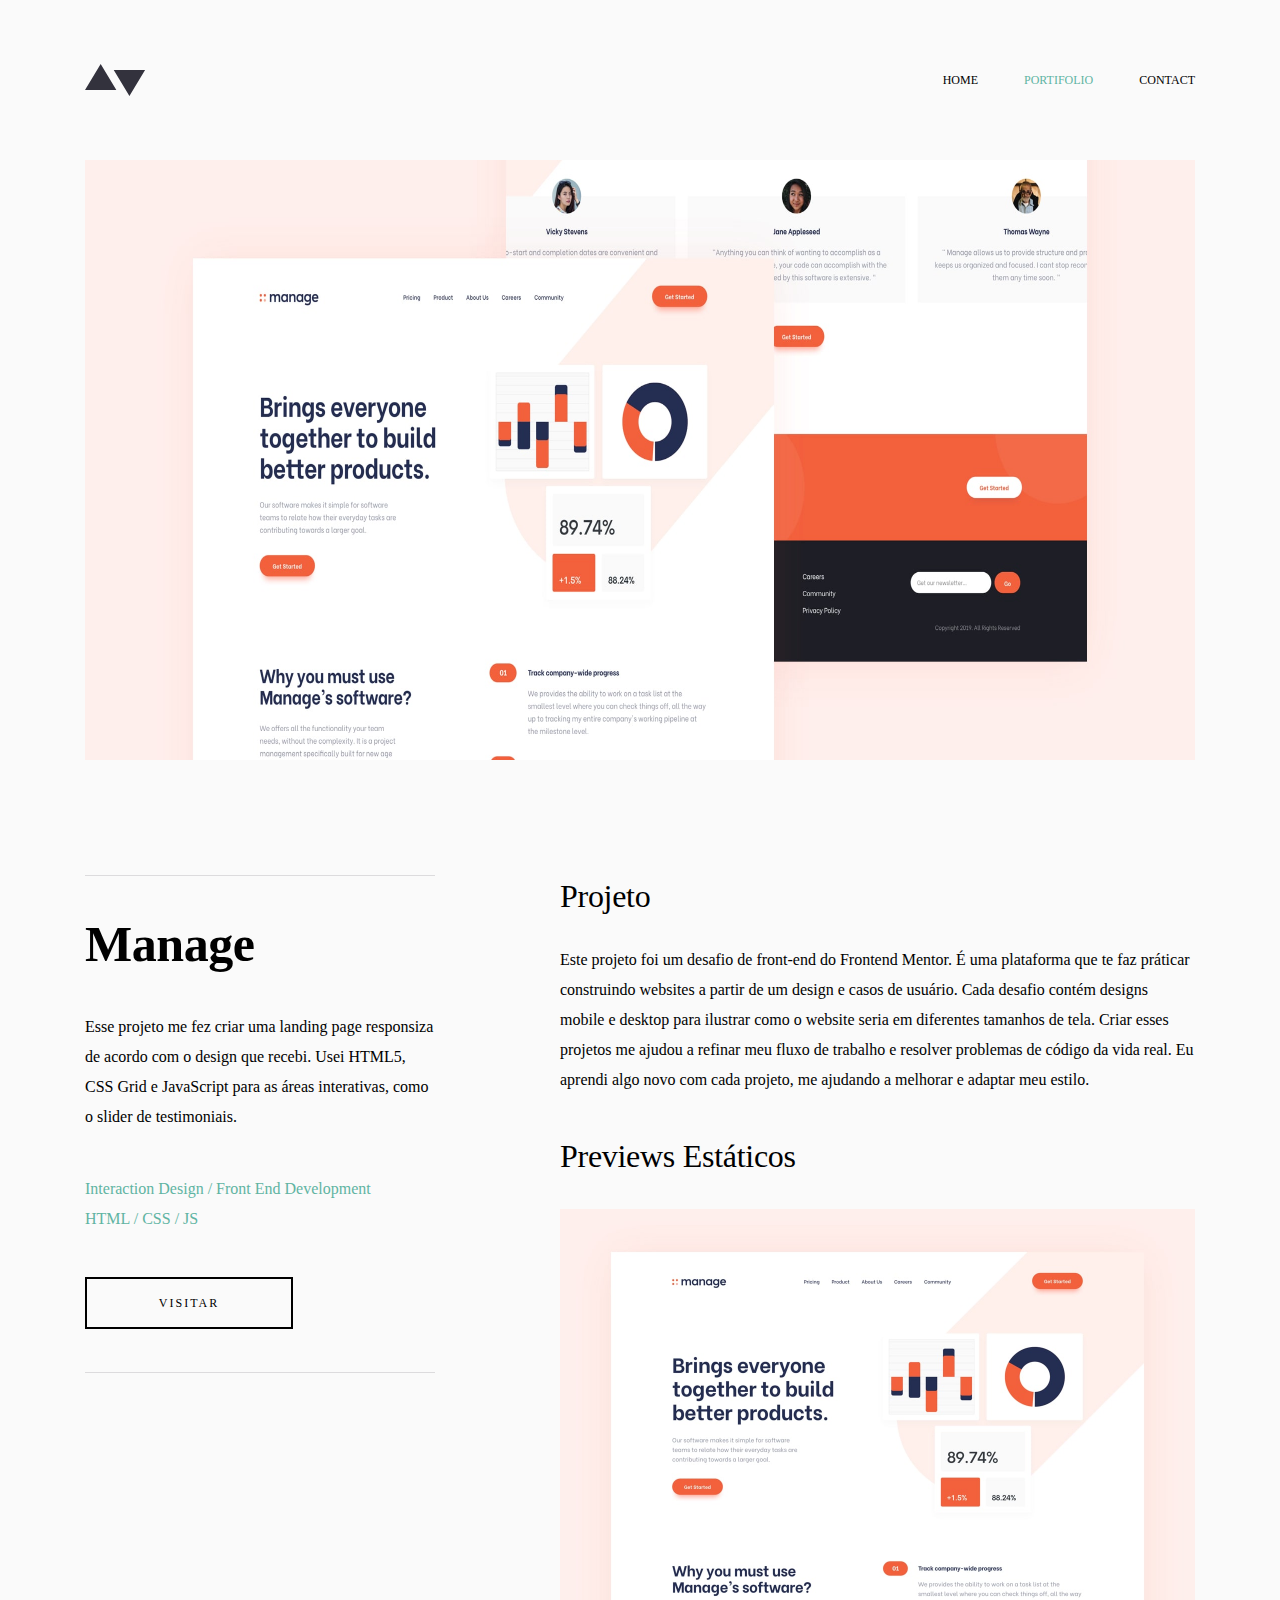
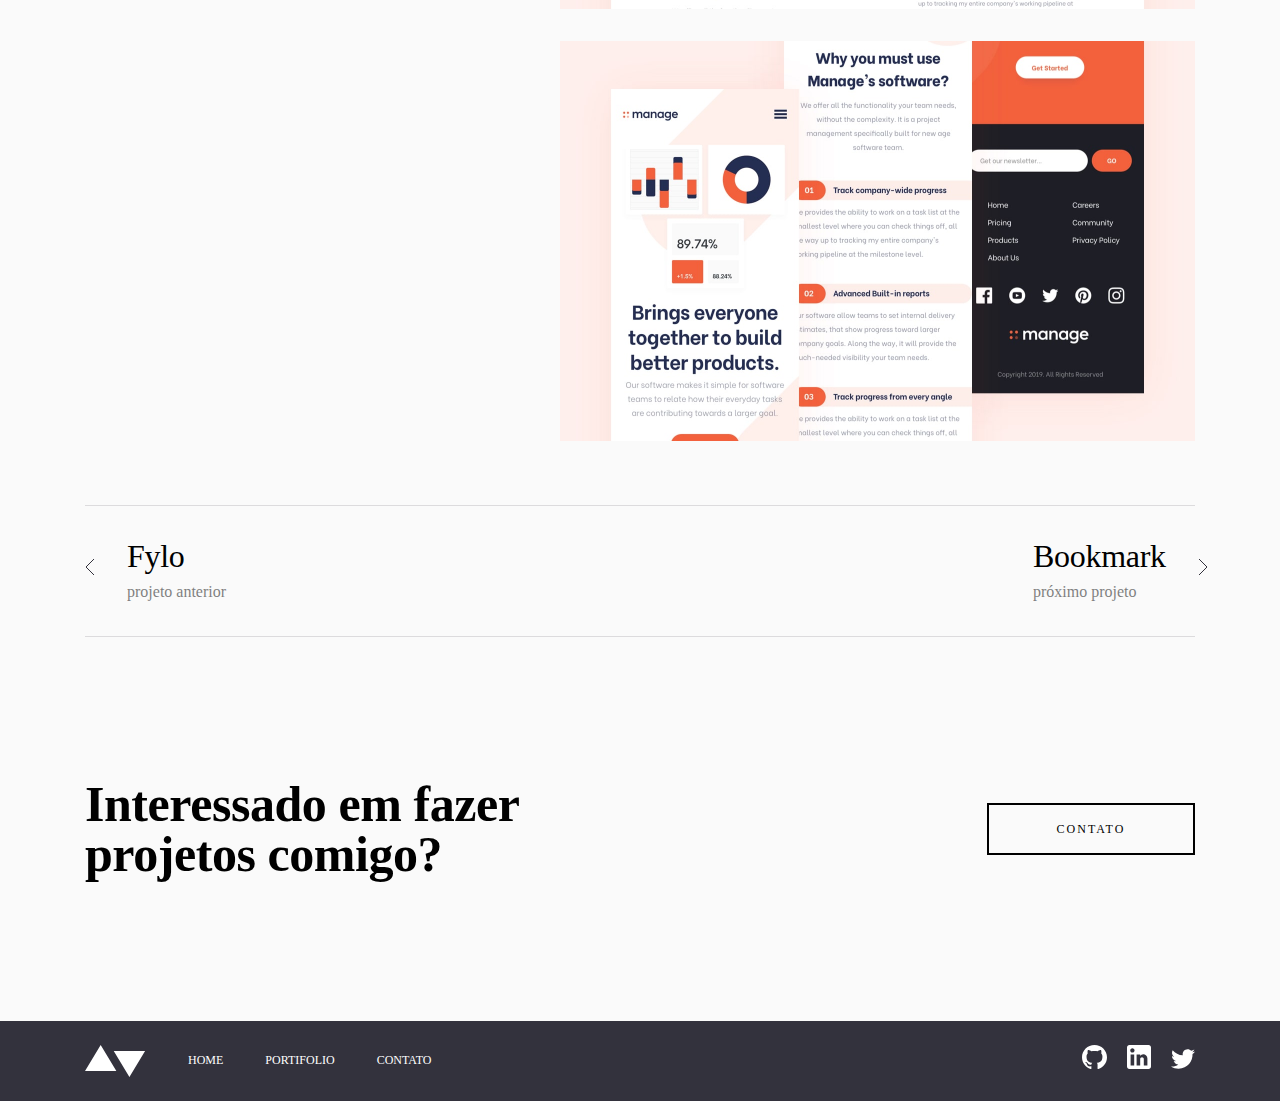
<file: pages/portifolio/projects/manage/index.html>
<!DOCTYPE html>
<html lang="en">

<head>
   <meta charset="UTF-8">
   <meta http-equiv="X-UA-Compatible" content="IE=edge">
   <meta name="viewport" content="width=device-width, initial-scale=1.0">
   <title>Manage</title>

   <link rel="stylesheet" href="../../../../css/global.css">
   <link rel="stylesheet" href="../../../../css/project-styles.css">

</head>

<body>
   <header id="header">
      <nav>
         <a class="logo-header" href="#footer"><img src="../../../../assets/logo-dark.svg" alt="logo dark"></a>
         <div>
            <a class="anchor-header " href="../../../../index.html">home</a>
            <a class="anchor-header anchor-active" href="../../index.html">portifolio</a>
            <a class="anchor-header" href="../../../contact/index.html">contact</a>
         </div>
      </nav>
   </header>

   <main>
      <div class="hero">
         <img src="../../../../assets/portfolio/manage/image-manage-hero.jpg" alt="image hero project">
      </div>

      <div class="container-overview">
         <div class="intro-project">
            <div class="line"></div>
            <h1>Manage</h1>
            <p>Esse projeto me fez criar uma landing page responsiza de acordo com o design que recebi. Usei HTML5, CSS
               Grid e JavaScript para as áreas interativas, como o slider de testimoniais.</p>

            <div class="intro-txt-green">
               <p>Interaction Design / Front End Development</p>
               <p>HTML / CSS / JS</p>
            </div>
            <button>visitar</button>
            <div class="line"></div>
         </div>

         <div class="previews-project">
            <div class="txt-preview">
               <h2>Projeto</h2>
               <p>Este projeto foi um desafio de front-end do Frontend Mentor. É uma plataforma que te faz práticar
                  construindo websites a partir de um design e casos de usuário. Cada desafio contém designs mobile e
                  desktop para ilustrar como o website seria em diferentes tamanhos de tela. Criar esses projetos me
                  ajudou a refinar meu fluxo de trabalho e resolver problemas de código da vida real. Eu aprendi algo
                  novo com cada projeto, me ajudando a melhorar e adaptar meu estilo.
               </p>
            </div>

            <div class="container-imgs">
               <h2>Previews Estáticos</h2>
               <img src="../../../../assets/portfolio/manage/image-manage-preview-1.jpg" alt="image preview project">
               <img src="../../../../assets/portfolio/manage/image-manage-preview-2.jpg" alt="image preview project">
            </div>
         </div>
      </div>

      <div class="nav-projects">
         <div class="line"></div>
         <nav>
            <div class="go-to-project">
               <a href="../fylo/index.html"><img src="../../../../assets/icons/arrow-left.svg" alt="arrow right"></a>
               <div>
                  <h2>Fylo</h2>
                  <p>projeto anterior</p>
               </div>
            </div>
            <div class="go-to-project">
               <div>
                  <h2>Bookmark</h2>
                  <p>próximo projeto</p>
               </div>
               <a href="../bookmark/index.html"><img src="../../../../assets/icons/arrow-right.svg"
                     alt="arrow left"></a>
            </div>
         </nav>
         <div class="line"></div>
      </div>

      <div class="for-contact">
         <div>
            <h1>Interessado em fazer projetos comigo?</h1>
         </div>
         <a href="../../../contact/index.html">
            <button>contato</button>
         </a>
      </div>
   </main>

   <footer id="footer">
      <nav>
         <div class="container-anchors-footer">
            <a href="#">
               <img src="../../../../assets/logo-light.svg" alt="logo footer light">
            </a>
            <a class="anchor-footer" href="../../../../index.html">home</a>
            <a class="anchor-footer" href="../../index.html">portifolio</a>
            <a class="anchor-footer" href="../../../contact/index.html">contato</a>
         </div>
         <div>
            <img class="anchor-social-footer" src="../../../../assets/icons/github-light.svg" alt="logo github light">
            <img class="anchor-social-footer" src="../../../../assets/icons/linkedin-light.svg"
               alt="logo linkedin light">
            <img class="anchor-social-footer" src="../../../../assets/icons/twitter-light.svg" alt="logo twitter light">
         </div>
      </nav>
   </footer>
</body>

</html>
</file>
<file: css/global.css>
@import url('./colors.css');

* {
   margin: 0;
   padding: 0;
   box-sizing: border-box;
}

body {
   display: flex;
   flex-direction: column;
   align-items: center;

   min-height: 100vh;
   min-width: 100%;

   font-family: 'Public Sans';
   font-style: normal;
   font-weight: 400;
   font-size: 16px;
   line-height: 30px;

   background-color: var(--bg-color);
}

h1 {
   font-family: 'Ibarra Real Nova';
   font-style: normal;
   font-weight: 700;
   font-size: 50px;
   line-height: 50px;


   letter-spacing: -0.446429px;

   color: var(txt-color);
}

h2 {
   font-family: 'Ibarra Real Nova';
   font-style: normal;
   font-weight: 400;
   font-size: 32px;
   line-height: 42px;

   letter-spacing: -0.285714px;
}

p {
   color: var(txt-color);
}

a {
   all: unset;
   cursor: pointer;
   font-size: 12px;
   text-transform: uppercase;
}

button {
   all: unset;
   cursor: pointer;

   width: 204px;
   height: 48px;

   text-align: center;
   text-transform: uppercase;
   font-size: 12px;
   line-height: 14px;
   letter-spacing: 2px;

   border: 2px solid #000;
}

button:hover {

   background-color: var(--bg-color-dark);
   color: var(--txt-color-white);
}

.line {

   width: 100%;
   height: 1px;

   background-color: var(--bg-color-dark);
   mix-blend-mode: normal;
   opacity: 0.15;
}

header nav {
   display: flex;
   justify-content: space-between;

   width: 1110px;
   height: 32px;
   margin: 64px 0;

}
.anchor-header {
   margin-left: 42px;
}

.anchor-header:hover {
   color: var(--cyan);
}

.anchor-active {
   color: var(--cyan);
}
.hero {
   display: flex;
   width: 1110px;
   height: 600px;
}

.hero img {
   width: 100%;
   height: 100%; 

}

.for-contact {
   display: flex;
   align-items: center;
   justify-content: space-between;   

   width: 1110px;
   height: 84px;
   margin-top: 150px;
}

.for-contact div {
   width: 470px;
}

footer {
   display: flex;
   align-items: center;
   justify-content: center;

   width: 100%;
   height: 80px;
   margin-top: 150px;

   background-color: var(--txt-color);
}

footer nav {
   display: flex;
   justify-content: space-between;

   width: 1110px;
   height: 32px;
}

.container-anchors-footer {
   display: flex;
}

.anchor-footer {
   
   margin-left: 42px;
   
   color: var(--txt-color-white);
}

.anchor-footer:hover {
   color: var(--cyan);
}

.anchor-social-footer {
   cursor: pointer;
   margin-left: 16px;
}
</file>
<file: css/styles.css>
.introduce-me {
   align-self: flex-end;
   display: flex;
   flex-direction: column;

   position: absolute;
   width: 445px;
   height: 357px;

   background-color: var(--bg-color);
}

.introduce-me h1 {
   padding: 56px 28px;
}

.btn-about-me {
   display: flex;
   align-items: center;
   align-self: flex-start;
   
   cursor: pointer;

   width: 200px;
   height: 48px;
   
   background-color: var(--dark-blue);
   color: var(--txt-color-white);
}

.container-arrows {
   display: flex;
   align-items: center;

   width: 48px;
   height: 48px;
   padding: 16px;

   background-color: var(--dark-blue-500);
}

.introduce-me .container-txt {
   margin-left: 28px;
}

.about-me {

   display: flex;
   justify-content: space-between;

   width: 1110px;
   height: 600px;
   margin-top: 150px;
}

.about-me .img-profile {
   width: 540px;
   height: 600px;
}

.about-me .container-txt {
   display: flex;
   flex-direction: column;
   align-items: center;
   justify-content: space-between;

   width: 430px;
   height: 600px; 
}

.about-me .container-txt h1 {
   align-self: flex-start;
}
</file>
<file: pages/contact/styles.css>
main {
   display: flex;
   flex-direction: column;
   gap: 32px;
   width: 1110px;
}

.contact-intro {
   display: flex;
   justify-content: space-between;

   height: 250px;
}

.container-txt {
   width: 635px;
   height: 180px;
}  

.container-social-medias {
   display: flex;
   gap: 15px;
   margin-top: 32px;
}

.container-to-contact {
   display: flex;
   justify-content: space-between;

   width: 100%;
}  

.container-inputs {

   display: flex;
   flex-direction: column;
   gap: 24px;

   width: 635px;
   height: 526px;
}

input {

   height: 48px;
   padding: 16px;

   border: none;
   background-color: var(--bg-input);
}
input:focus {
   border: 2px solid #000;
}

.input-menssage {
   height: 150px;
}

label {
   font-family: 'Public Sans';
   font-style: normal;
   font-weight: 700;
   font-size: 16px;
   line-height: 30px;


   color: var(--txt-color);
}

.btn-input {
   color: var(--txt-color-white);
   background-color: var(--dark-blue);
}

.btn-input:hover {
   background-color: var(--cyan);
   border: none;
}
</file>
<file: pages/home/styles.css>
.introduce-me {
   align-self: flex-end;
   display: flex;
   flex-direction: column;

   position: absolute;
   width: 445px;
   height: 357px;

   background-color: var(--bg-color);
}

.introduce-me h1 {
   padding: 56px 28px;
}

.btn-about-me {
   display: flex;
   align-items: center;
   align-self: flex-start;
   
   cursor: pointer;

   width: 200px;
   height: 48px;
   
   background-color: var(--dark-blue);
   color: var(--txt-color-white);
}

.container-arrows {
   display: flex;
   align-items: center;

   width: 48px;
   height: 48px;
   padding: 16px;

   background-color: var(--dark-blue-500);
}

.introduce-me .container-txt {
   margin-left: 28px;
}

.about-me {

   display: flex;
   justify-content: space-between;

   width: 1110px;
   height: 600px;
   margin-top: 150px;
}

.about-me .img-profile {
   width: 540px;
   height: 600px;
}

.about-me .container-txt {
   display: flex;
   flex-direction: column;
   align-items: center;
   justify-content: space-between;

   width: 430px;
   height: 600px; 
}

.about-me .container-txt h1 {
   align-self: flex-start;
}
</file>
<file: pages/portifolio/styles.css>
.cards {

   display: flex;
   justify-content: space-between;
   width: 1110px;
   height: 600px;  
   
   margin-bottom: 80px;
}

.cards .img-profile {
   width: 540px;
   height: 600px;
}

.cards .container-txt {
   display: flex;
   flex-direction: column;
   align-items: center;
   justify-content: space-between;

   width: 430px;
   height: 600px; 
}

.cards .container-txt h1 {
   align-self: flex-start;
}
</file>
<file: css/project-styles.css>
.container-overview {
   display: flex;
   justify-content: space-between;

   width: 1110px;
   margin-top: 115px;
}

.intro-project {
   display: flex;
   flex-direction: column;
   justify-content: space-between;

   width: 350px;
   height: 498px;
}

.intro-txt-green {
   color: var(--cyan);
}

.txt-preview {
   display: flex;
   flex-direction: column;
   gap: 28px;
}

.previews-project {
   display: flex;
   flex-direction: column;
   gap: 40px;

   width: 635px;
}

.container-imgs {
   display: flex;
   flex-direction: column;
   gap: 32px;
}

.nav-projects {

   width: 1110px;
   height: 132px;
   margin-top: 64px;

}

.nav-projects nav {
   display: flex;
   align-items: center;
   justify-content: space-between;

   width: 100%;
}

.go-to-project {
   display: flex;
   align-items: center;
   gap: 32px;

   margin: 32px 0;
   width: 162px;
   height: 66px;
}

.go-to-project p {
   opacity: 0.5;
}
</file>
